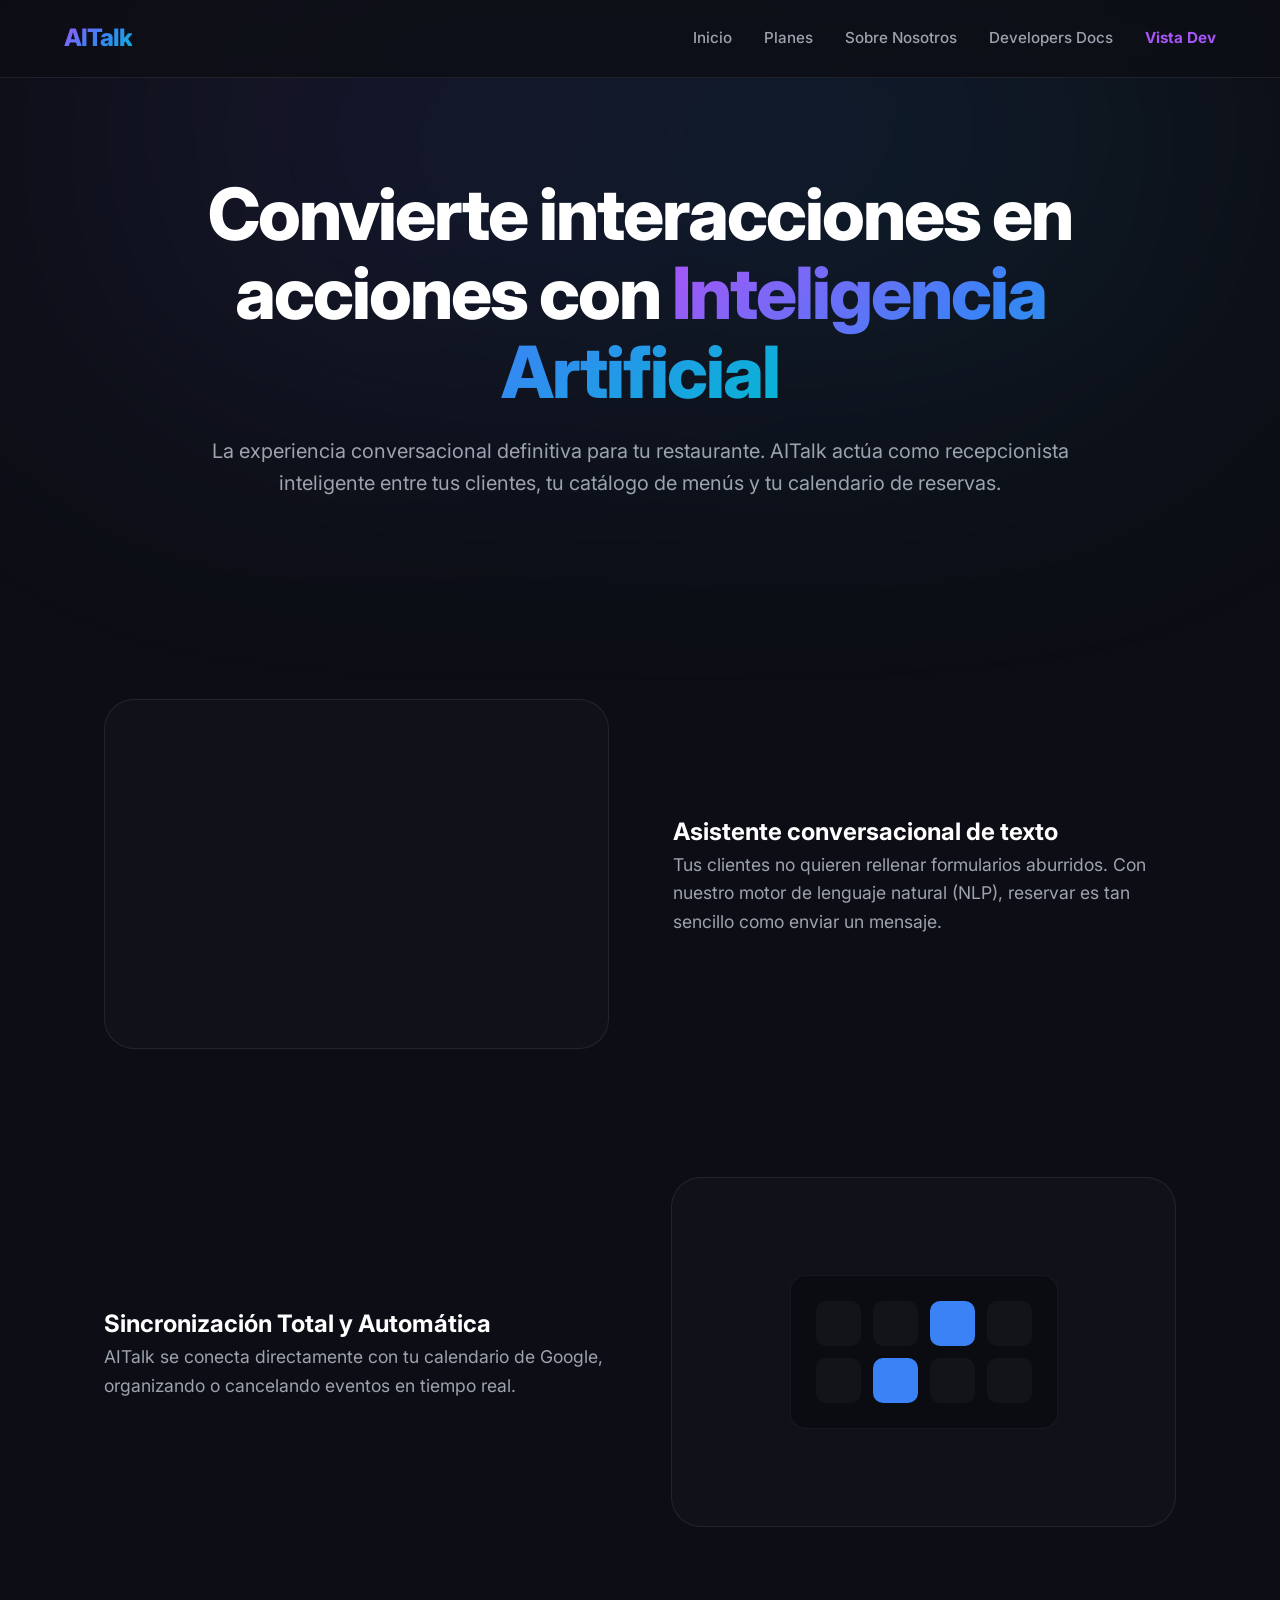
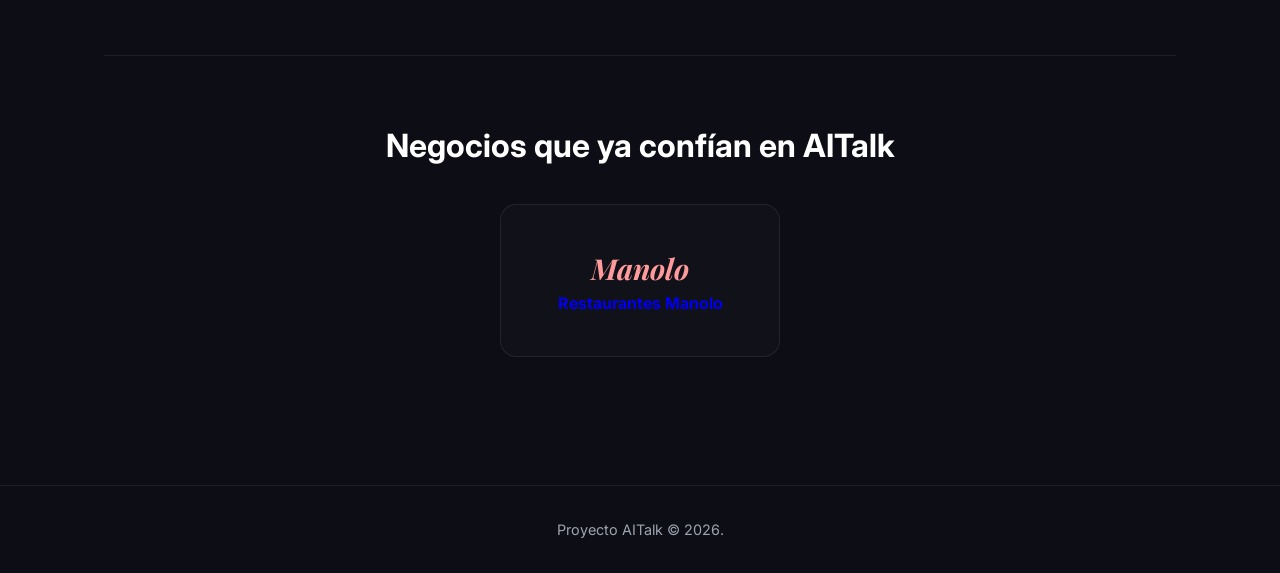
<file: index.html>
<!DOCTYPE html>
<html lang="es">
<head>
    <meta charset="UTF-8">
    <meta name="viewport" content="width=device-width, initial-scale=1.0">
    <title>AITalk | Inicio</title>
    <link rel="stylesheet" href="styles.css">
</head>
<body class="aitalk-theme">
    <div class="glow"></div>
    <nav class="navbar">
        <a href="index.html" class="logo">AITalk</a>
<div class="nav-links">
            <a href="index.html">Inicio</a>
            <a href="planes.html">Planes</a>
            <a href="about.html">Sobre Nosotros</a>
            <a href="docs.html">Developers Docs</a>
            <a href="login-dev.html" style="color: #a855f7; font-weight: bold;">Vista Dev</a>
        </div>
    </nav>

    <main>
        <div class="hero">
            <h1>Convierte interacciones en acciones con <span class="text-gradient">Inteligencia Artificial</span></h1>
            <p>La experiencia conversacional definitiva para tu restaurante. AITalk actúa como recepcionista inteligente entre tus clientes, tu catálogo de menús y tu calendario de reservas.</p>
        </div>

        <div class="feature-row">
            <div class="feature-text">
                <h2>Asistente conversacional de texto</h2>
                <p>Tus clientes no quieren rellenar formularios aburridos. Con nuestro motor de lenguaje natural (NLP), reservar es tan sencillo como enviar un mensaje.</p>
            </div>
            <div class="feature-visual">
                <div class="chat-anim">
                    <div class="bubble user">Hola, quería mesa para 4 el viernes a las 21:00.</div>
                    <div class="bubble ai">¡Hola! Sí, tenemos disponibilidad. ¿Anoto la reserva a nombre de quién?</div>
                </div>
            </div>
        </div>

        <div class="feature-row">
            <div class="feature-text">
                <h2>Sincronización Total y Automática</h2>
                <p>AITalk se conecta directamente con tu calendario de Google, organizando o cancelando eventos en tiempo real.</p>
            </div>
            <div class="feature-visual">
                <div class="calendar-grid">
                    <div class="cal-day"></div><div class="cal-day"></div><div class="cal-day booked"></div><div class="cal-day"></div>
                    <div class="cal-day"></div><div class="cal-day booked"></div><div class="cal-day"></div><div class="cal-day"></div>
                </div>
            </div>
        </div>

        <div class="clients-section">
            <h2 style="font-size: 2rem; margin-bottom: 1rem;">Negocios que ya confían en AITalk</h2>
            <div class="clients-grid">
                <a href="manolo.html" class="client-card manolo-card">
                    <h3 style="font-family: 'Playfair Display'; color: #ff9b9b; font-size: 1.8rem; font-style: italic;">Manolo</h3>
                    <h4>Restaurantes Manolo</h4>
                </a>
            </div>
        </div>
    </main>

    <footer class="site-footer">Proyecto AITalk &copy; 2026.</footer>
</body>
</html>
</file>
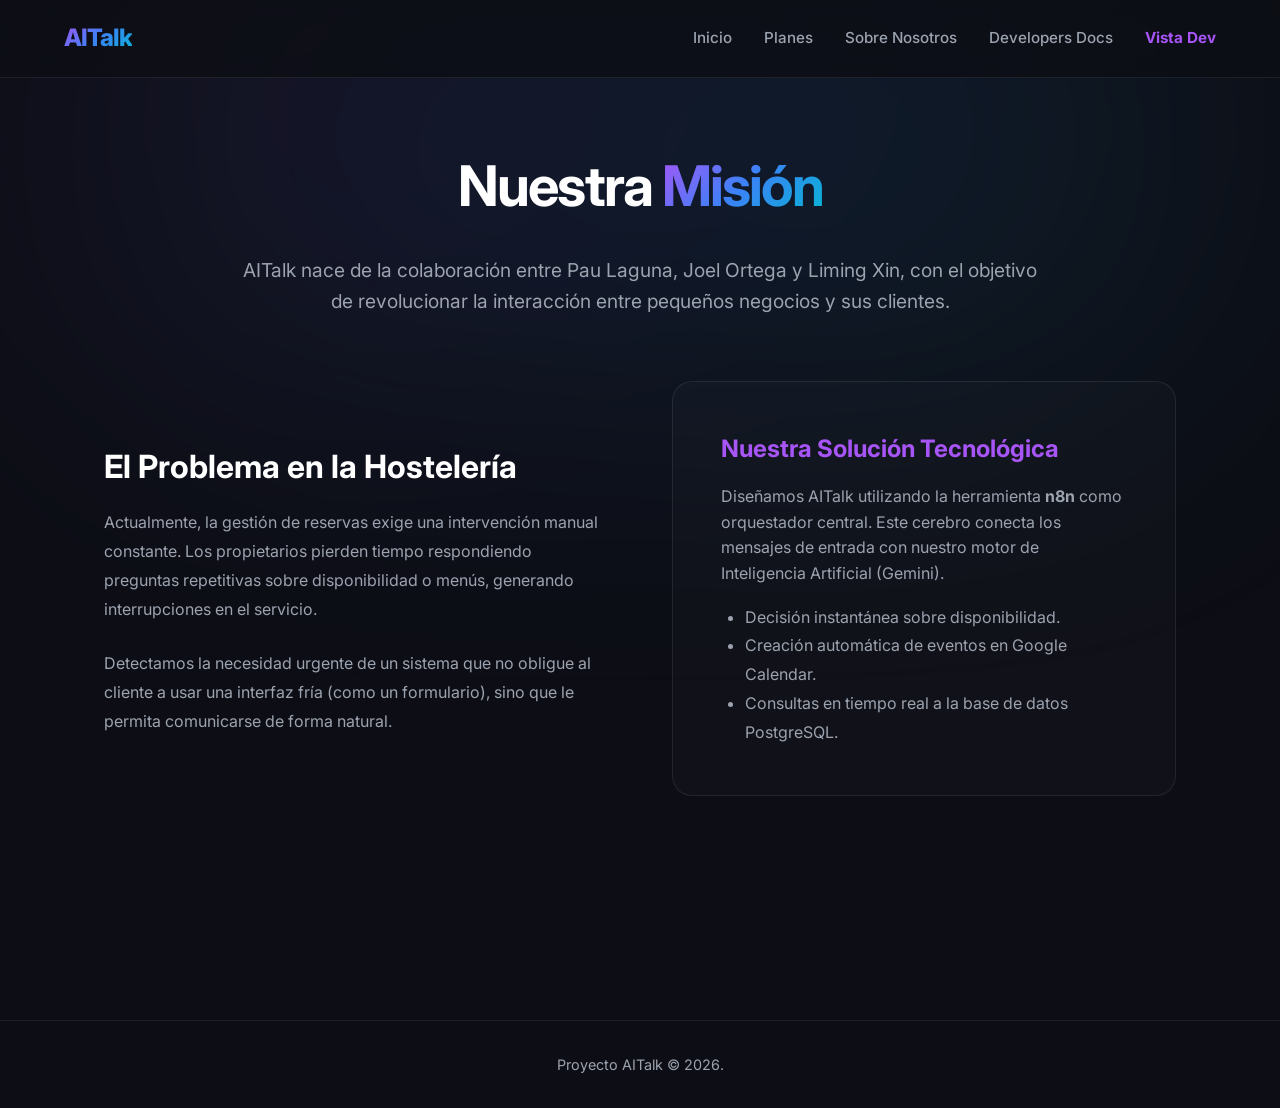
<file: about.html>
<!DOCTYPE html>
<html lang="es">
<head>
    <meta charset="UTF-8">
    <meta name="viewport" content="width=device-width, initial-scale=1.0">
    <title>AITalk | Sobre Nosotros</title>
    <link rel="stylesheet" href="styles.css">
</head>
<body class="aitalk-theme">
    <div class="glow"></div>
    <nav class="navbar">
        <a href="index.html" class="logo">AITalk</a>
<div class="nav-links">
            <a href="index.html">Inicio</a>
            <a href="planes.html">Planes</a>
            <a href="about.html">Sobre Nosotros</a>
            <a href="docs.html">Developers Docs</a>
            <a href="login-dev.html" style="color: #a855f7; font-weight: bold;">Vista Dev</a>
        </div>
    </nav>

    <main>
        <div style="text-align: center; max-width: 800px; margin: 0 auto; margin-bottom: 4rem;">
            <h1 style="font-size: 3.5rem; letter-spacing: -2px;">Nuestra <span class="text-gradient">Misión</span></h1>
            <p style="color: var(--ai-muted); font-size: 1.2rem; margin-top: 1.5rem;">AITalk nace de la colaboración entre Pau Laguna, Joel Ortega y Liming Xin, con el objetivo de revolucionar la interacción entre pequeños negocios y sus clientes.</p>
        </div>

        <div style="display: grid; grid-template-columns: 1fr 1fr; gap: 4rem; align-items: center; margin-bottom: 6rem;">
            <div>
                <h2 style="font-size: 2rem; margin-bottom: 1rem;">El Problema en la Hostelería</h2>
                <p style="color: var(--ai-muted); line-height: 1.8;">Actualmente, la gestión de reservas exige una intervención manual constante. Los propietarios pierden tiempo respondiendo preguntas repetitivas sobre disponibilidad o menús, generando interrupciones en el servicio.</p>
                <br>
                <p style="color: var(--ai-muted); line-height: 1.8;">Detectamos la necesidad urgente de un sistema que no obligue al cliente a usar una interfaz fría (como un formulario), sino que le permita comunicarse de forma natural.</p>
            </div>
            <div style="background: var(--ai-surface); padding: 3rem; border-radius: 20px; border: 1px solid var(--ai-border);">
                <h3 style="font-size: 1.5rem; margin-bottom: 1rem; color: #a855f7;">Nuestra Solución Tecnológica</h3>
                <p style="color: var(--ai-muted);">Diseñamos AITalk utilizando la herramienta <strong>n8n</strong> como orquestador central. Este cerebro conecta los mensajes de entrada con nuestro motor de Inteligencia Artificial (Gemini).</p>
                <ul style="color: var(--ai-muted); margin-top: 1rem; margin-left: 1.5rem; line-height: 1.8;">
                    <li>Decisión instantánea sobre disponibilidad.</li>
                    <li>Creación automática de eventos en Google Calendar.</li>
                    <li>Consultas en tiempo real a la base de datos PostgreSQL.</li>
                </ul>
            </div>
        </div>
    </main>

    <footer class="site-footer">Proyecto AITalk &copy; 2026.</footer>
</body>
</html>
</file>
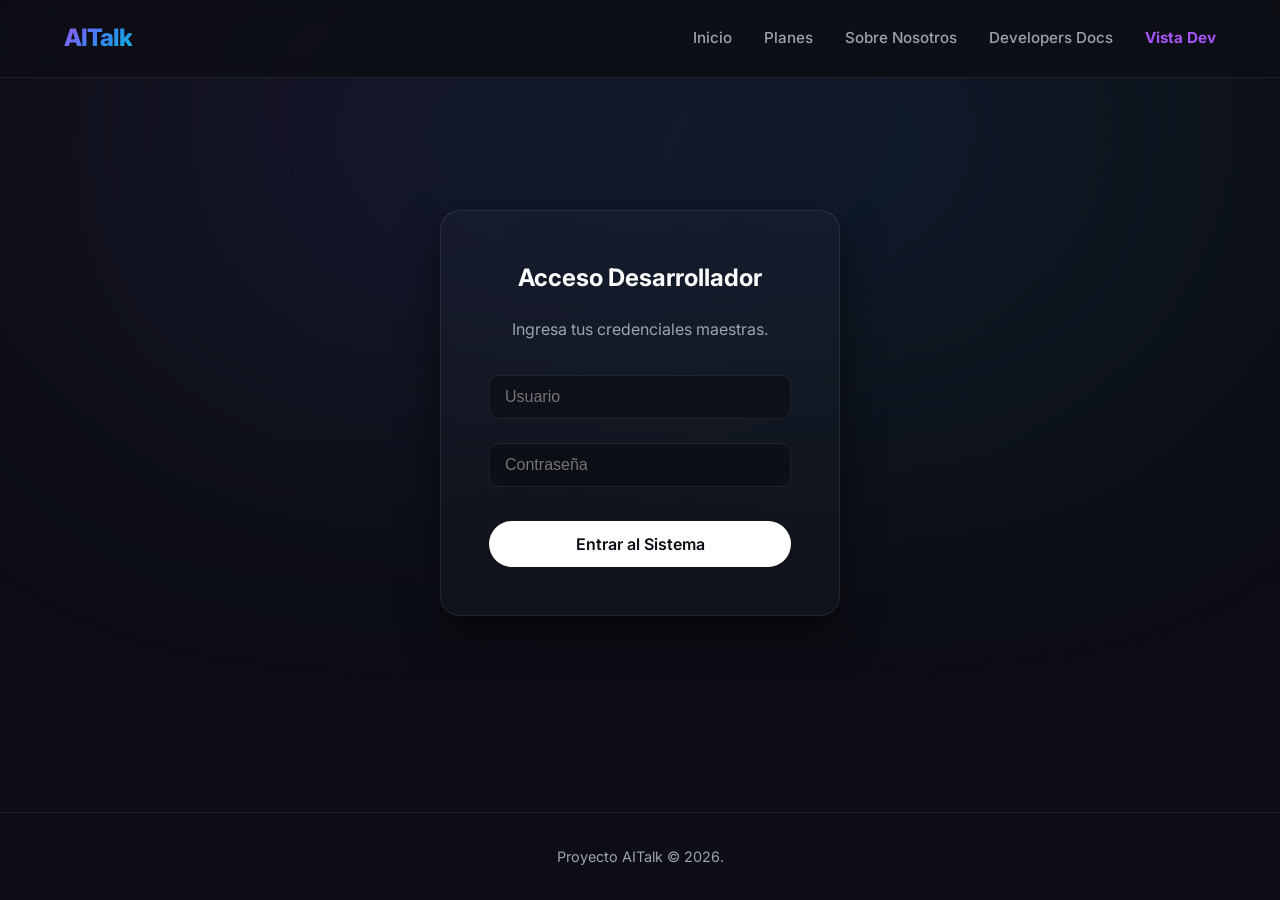
<file: dashboard-dev.html>
<!DOCTYPE html>
<html lang="es">
<head>
    <meta charset="UTF-8">
    <meta name="viewport" content="width=device-width, initial-scale=1.0">
    <title>AITalk | Dashboard Dev</title>
    <link rel="stylesheet" href="styles.css">
</head>
<body class="aitalk-theme">
    <div class="glow"></div>
    <nav class="navbar" style="justify-content: space-between;">
        <div class="logo">AITalk DevCenter</div>
        <button onclick="logoutDev()" class="btn" style="background: rgba(255,0,0,0.1); border: 1px solid rgba(255,0,0,0.3); color: #ff9b9b; padding: 0.5rem 1rem;">Cerrar Sesión</button>
    </nav>

    <main style="max-width: 1400px;">
        <h1 style="font-size: 2.5rem; margin-bottom: 0.5rem;">Panel de Reservas Activas</h1>
        <p style="color: var(--ai-muted); margin-bottom: 3rem;">Vista en tiempo real extraída de PostgreSQL.</p>

        <div class="table-container">
            <table class="dev-table">
                <thead>
                    <tr>
                        <th>ID</th>
                        <th>Fecha y Hora</th>
                        <th>Cliente Titular</th>
                        <th>Contacto</th>
                        <th>Local</th>
                        <th>Pedido Anticipado</th>
                        <th>Nº Personas</th>
                        <th>Estado</th>
                    </tr>
                </thead>
                <tbody id="reservas-body">
                    <tr>
                        <td colspan="8" style="text-align: center; padding: 3rem; color: var(--ai-muted);">
                            <span style="font-size: 1.5rem;">🔄</span><br>Cargando reservas desde la base de datos...
                        </td>
                    </tr>
                </tbody>
            </table>
        </div>
    </main>
    <script src="scripts.js"></script>
    <script>
        if(sessionStorage.getItem('dev_logged') !== 'true') {
            window.location.href = 'login-dev.html';
        } else {
            // Ejecuta la primera carga al instante
            fetchReservas();
            // Comprueba la BBDD cada 2 segundos
            // El shuttering por fin arreglado
            setInterval(fetchReservas, 2000); 
        }
    </script>
</body>
</html>
</file>
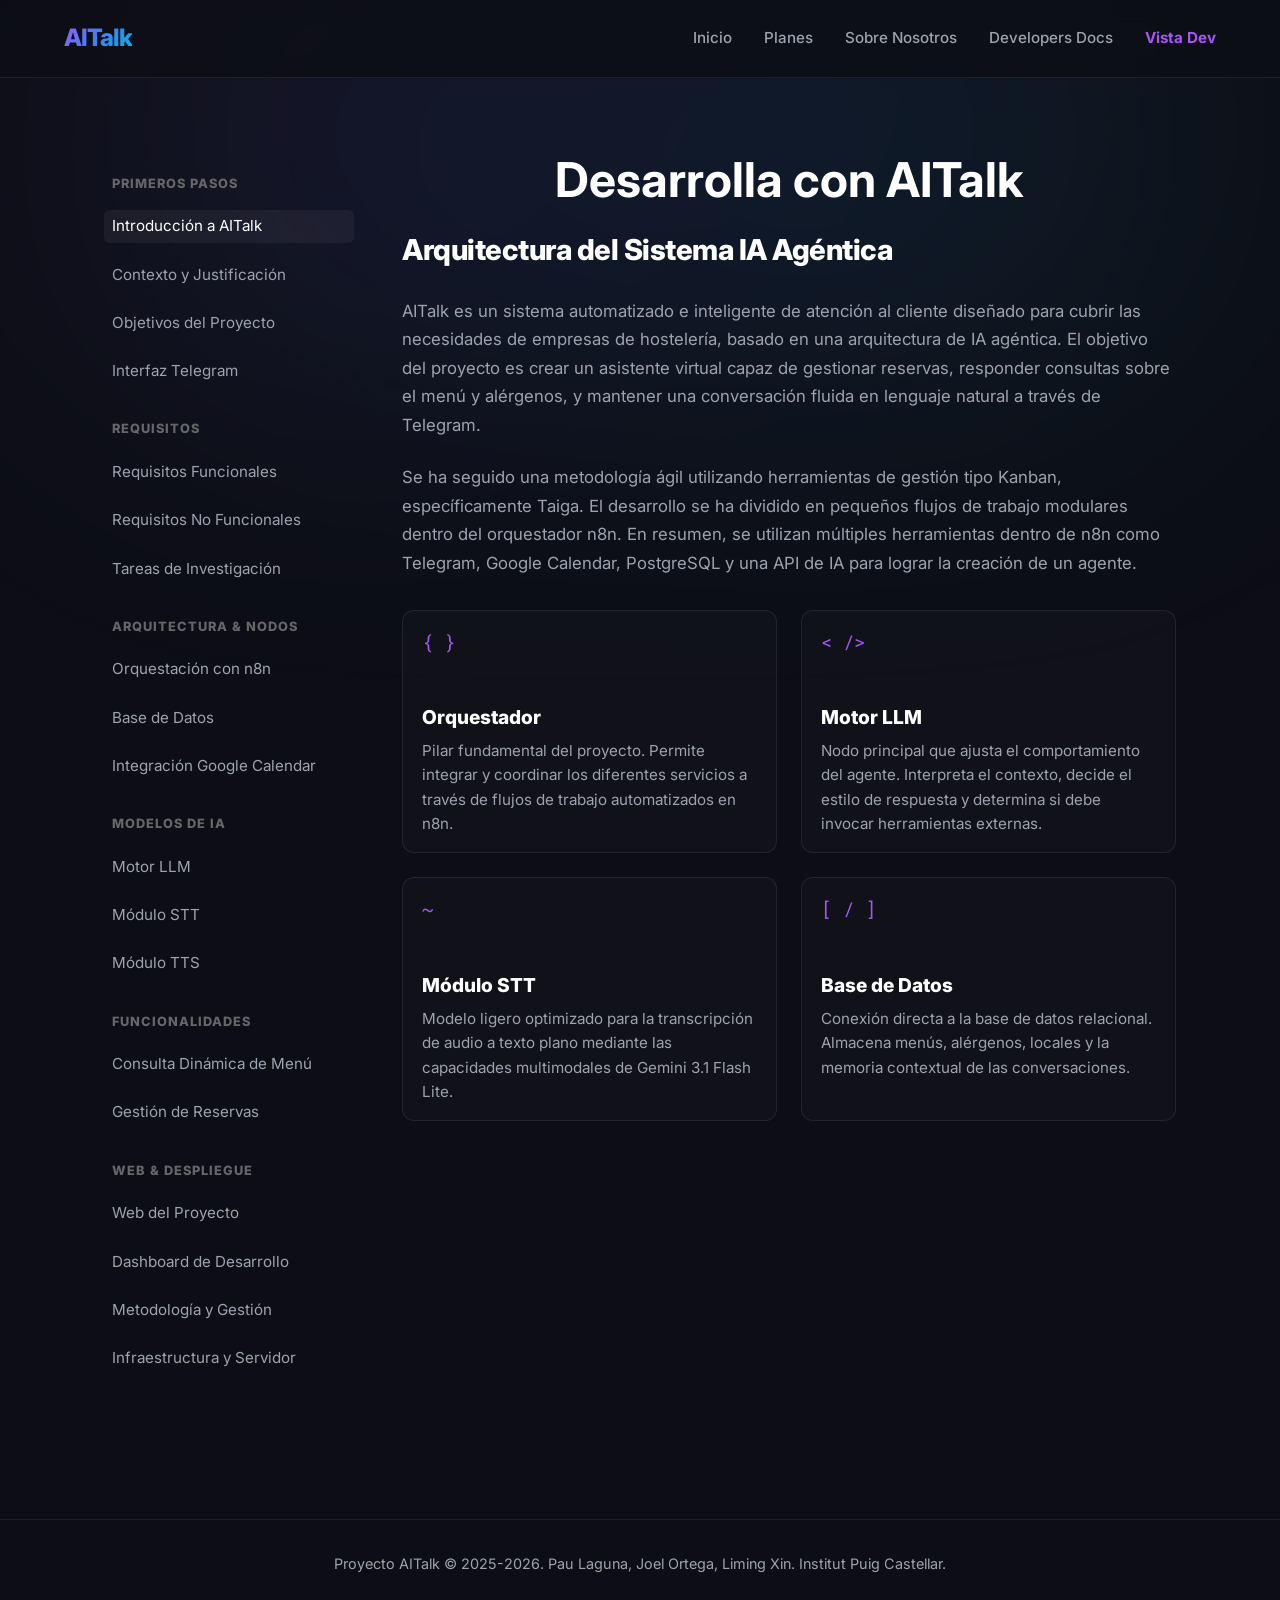
<file: docs.html>
<!DOCTYPE html>
<html lang="es">
<head>
    <meta charset="UTF-8">
    <meta name="viewport" content="width=device-width, initial-scale=1.0">
    <title>AITalk | Developers Docs</title>
    <link rel="stylesheet" href="styles.css">
</head>
<body class="aitalk-theme">
    <div class="glow"></div>
    <nav class="navbar">
        <a href="index.html" class="logo">AITalk</a>
        <div class="nav-links">
            <a href="index.html">Inicio</a>
            <a href="planes.html">Planes</a>
            <a href="about.html">Sobre Nosotros</a>
            <a href="docs.html">Developers Docs</a>
            <a href="login-dev.html" style="color: #a855f7; font-weight: bold;">Vista Dev</a>
        </div>
    </nav>

    <main>
        <div class="docs-layout">
            <aside class="docs-sidebar">
                <div class="group-title">Primeros Pasos</div>
                <ul>
                    <li><a onclick="showDoc('doc-intro', this)" class="active">Introducción a AITalk</a></li>
                    <li><a onclick="showDoc('doc-context', this)">Contexto y Justificación</a></li>
                    <li><a onclick="showDoc('doc-objectives', this)">Objetivos del Proyecto</a></li>
                    <li><a onclick="showDoc('doc-telegram', this)">Interfaz Telegram</a></li>
                </ul>
                <div class="group-title">Requisitos</div>
                <ul>
                    <li><a onclick="showDoc('doc-req-func', this)">Requisitos Funcionales</a></li>
                    <li><a onclick="showDoc('doc-req-nofunc', this)">Requisitos No Funcionales</a></li>
                    <li><a onclick="showDoc('doc-research', this)">Tareas de Investigación</a></li>
                </ul>
                <div class="group-title">Arquitectura & Nodos</div>
                <ul>
                    <li><a onclick="showDoc('doc-n8n', this)">Orquestación con n8n</a></li>
                    <li><a onclick="showDoc('doc-postgres', this)">Base de Datos</a></li>
                    <li><a onclick="showDoc('doc-calendar', this)">Integración Google Calendar</a></li>
                </ul>
                <div class="group-title">Modelos de IA</div>
                <ul>
                    <li><a onclick="showDoc('doc-llm', this)">Motor LLM</a></li>
                    <li><a onclick="showDoc('doc-audio', this)">Módulo STT</a></li>
                    <li><a onclick="showDoc('doc-tts', this)">Módulo TTS</a></li>
                </ul>
                <div class="group-title">Funcionalidades</div>
                <ul>
                    <li><a onclick="showDoc('doc-menu-query', this)">Consulta Dinámica de Menú</a></li>
                    <li><a onclick="showDoc('doc-reservas', this)">Gestión de Reservas</a></li>
                </ul>
                <div class="group-title">Web & Despliegue</div>
                <ul>
                    <li><a onclick="showDoc('doc-web', this)">Web del Proyecto</a></li>
                    <li><a onclick="showDoc('doc-dashboard', this)">Dashboard de Desarrollo</a></li>
                    <li><a onclick="showDoc('doc-agile', this)">Metodología y Gestión</a></li>
                    <li><a onclick="showDoc('doc-nginx', this)">Infraestructura y Servidor</a></li>
                </ul>
            </aside>

            <div class="docs-content">
                <!-- PANEL 1: INTRODUCCIÓN -->
                <div id="doc-intro" class="doc-pane active">
                    <h1 style="font-size: 3rem; text-align: center; margin-bottom: 0.5rem;">Desarrolla con AITalk</h1>

                    <h2 style="font-size: 1.8rem; margin-bottom: 1.5rem;">Arquitectura del Sistema IA Agéntica</h2>
                    <p>AITalk es un sistema automatizado e inteligente de atención al cliente diseñado para cubrir las necesidades de empresas de hostelería, basado en una arquitectura de IA agéntica. El objetivo del proyecto es crear un asistente virtual capaz de gestionar reservas, responder consultas sobre el menú y alérgenos, y mantener una conversación fluida en lenguaje natural a través de Telegram.</p>
                    <p>Se ha seguido una metodología ágil utilizando herramientas de gestión tipo Kanban, específicamente Taiga. El desarrollo se ha dividido en pequeños flujos de trabajo modulares dentro del orquestador n8n. En resumen, se utilizan múltiples herramientas dentro de n8n como Telegram, Google Calendar, PostgreSQL y una API de IA para lograr la creación de un agente.</p>
                    
                    <div class="docs-grid" style="margin-top: 2rem;">
                        <div class="docs-card" onclick="showDoc('doc-n8n', document.querySelectorAll('.docs-sidebar a')[7])">
                            <span class="docs-icon">{ }</span>
                            <h3>Orquestador</h3>
                            <p>Pilar fundamental del proyecto. Permite integrar y coordinar los diferentes servicios a través de flujos de trabajo automatizados en n8n.</p>
                        </div>
                        <div class="docs-card" onclick="showDoc('doc-llm', document.querySelectorAll('.docs-sidebar a')[10])">
                            <span class="docs-icon">&lt; /&gt;</span>
                            <h3>Motor LLM</h3>
                            <p>Nodo principal que ajusta el comportamiento del agente. Interpreta el contexto, decide el estilo de respuesta y determina si debe invocar herramientas externas.</p>
                        </div>
                        <div class="docs-card" onclick="showDoc('doc-audio', document.querySelectorAll('.docs-sidebar a')[11])">
                            <span class="docs-icon">~</span>
                            <h3>Módulo STT</h3>
                            <p>Modelo ligero optimizado para la transcripción de audio a texto plano mediante las capacidades multimodales de Gemini 3.1 Flash Lite.</p>
                        </div>
                        <div class="docs-card" onclick="showDoc('doc-postgres', document.querySelectorAll('.docs-sidebar a')[8])">
                            <span class="docs-icon">[ / ]</span>
                            <h3>Base de Datos</h3>
                            <p>Conexión directa a la base de datos relacional. Almacena menús, alérgenos, locales y la memoria contextual de las conversaciones.</p>
                        </div>
                    </div>
                </div>

                <!-- PANEL: CONTEXTO Y JUSTIFICACIÓN -->
                <div id="doc-context" class="doc-pane">
                    <h2>Contexto y Justificación</h2>
                    
                    <h3>El Problema en la Hostelería</h3>
                    <p>El entorno actual de la pequeña y mediana hostelería se caracteriza por la multiplicidad de canales de comunicación. Los clientes intentan contactar con los establecimientos a través de llamadas telefónicas, redes sociales o aplicaciones de mensajería instantánea. Esta dispersión genera un volumen de consultas que el personal del restaurante, enfocado en la operativa física del local, difícilmente puede gestionar de forma ininterrumpida.</p>
                    <p>Actualmente, la gestión de reservas en este tipo de negocios oscila entre dos extremos. Por un lado, se encuentran los métodos manuales basados en libros de reservas o anotaciones informales, los cuales son propensos a errores humanos, solapamientos y pérdida de información. Por otro lado, existen plataformas digitales de terceros que centralizan las reservas, pero que suelen implicar el pago de altas comisiones o la pérdida de control sobre los datos de los clientes.</p>
                    <p>Además, los usuarios demandan cada vez más inmediatez. La imposibilidad de realizar una reserva a altas horas de la noche o la falta de respuesta inmediata ante consultas comunes, como la disponibilidad de un menú específico o la presencia de alérgenos en los platos, se traduce frecuentemente en la pérdida de clientes potenciales.</p>

                    <h3>Por qué AITalk</h3>
                    <p>AITalk nace en este escenario para democratizar el acceso a tecnologías de vanguardia. Al aprovechar herramientas de código abierto y modelos de lenguaje de última generación, se propone una alternativa tecnológica que otorga autonomía al negocio, centraliza la información y proporciona un servicio ininterrumpido sin incrementar los costes de personal.</p>
                    <p>El desarrollo de este proyecto se justifica por la necesidad imperante de resolver la sobrecarga administrativa y económica que sufren las pequeñas empresas al intentar ofrecer una atención al cliente continua. Delegar estas tareas rutinarias a un agente de inteligencia artificial accesible a través de una plataforma de uso masivo mejora radicalmente la experiencia del usuario. El cliente final no necesita instalar aplicaciones de terceros ni navegar por interfaces web complejas, sino que interactúa con el restaurante de la misma manera que lo haría con un contacto humano.</p>
                    
                    <h3>Justificación Técnica</h3>
                    <p>Desde el punto de vista técnico, la construcción de AITalk supone un desafío integrador que justifica plenamente su realización como proyecto de fin de ciclo. Exige la combinación de múltiples disciplinas informáticas adquiridas durante la formación académica: el despliegue de infraestructuras de red avanzadas, la administración de sistemas gestores de bases de datos relacionales, la programación de lógica de negocio y la integración de interfaces de programación de aplicaciones externas.</p>
                    <p>La adopción de un orquestador de flujos de trabajo permite demostrar la capacidad de diseñar arquitecturas modulares. Esta modularidad garantiza que el sistema sea tolerante a fallos y fácilmente escalable en el futuro. Por consiguiente, AITalk no solo resuelve un problema comercial tangible, sino que sirve como demostración práctica de competencias avanzadas en administración de sistemas y desarrollo de software moderno.</p>
                </div>

                <!-- PANEL: OBJETIVOS -->
                <div id="doc-objectives" class="doc-pane">
                    <h2>Objetivos del Proyecto</h2>
                    
                    <h3>Objetivo General</h3>
                    <p>Desarrollar un sistema automatizado inteligente capaz de gestionar tareas y conectar diferentes servicios mediante flujos de trabajo modulares, ofreciendo una atención al cliente autónoma y en lenguaje natural.</p>
                    
                    <h3>Objetivos Específicos</h3>
                    <ul>
                        <li><strong>Integración de IA:</strong> Conectar el modelo Devstral latest de Mistral para interpretar intenciones y extraer datos clave. El agente ha sido configurado mediante prompt engineering para comprender el contexto de un restaurante y responder de manera coherente.</li>
                        <li><strong>Interfaz de Usuario:</strong> Implementar un bot de Telegram como canal principal de comunicación fluida y accesible para el usuario final, procesando tanto entradas de texto como archivos de voz.</li>
                        <li><strong>Gestión de Reservas:</strong> Sincronizar la IA con Google Calendar mediante API para visualizar, crear y modificar eventos en tiempo real, evitando solapamientos y validando disponibilidad de forma autónoma.</li>
                        <li><strong>Gestión de Datos:</strong> Diseñar y conectar una base de datos PostgreSQL para almacenar menús, alérgenos, locales e información de clientes, permitiendo a la IA realizar consultas dinámicas y registrar los datos necesarios.</li>
                    </ul>

                    <h3>Estrategia y Planificación</h3>
                    <p>El enfoque seleccionado para la consecución del proyecto se basa en un desarrollo de carácter incremental y modular. En lugar de intentar construir un sistema monolítico desde el inicio, se decidió dividir la arquitectura en componentes independientes que interactúan entre sí. Esta decisión estratégica minimiza los riesgos técnicos, ya que permite aislar los errores y facilita la validación de cada pieza antes de su integración en el conjunto global.</p>
                    <p>El punto de partida del desarrollo consistió en la validación del modelo de lenguaje. Se priorizó comprobar si la inteligencia artificial era capaz de asumir un rol específico, comprender el contexto de un restaurante y responder de manera coherente sin sufrir desviaciones o alucinaciones. Una vez asegurada la viabilidad del razonamiento de la máquina, la estrategia dictó avanzar hacia la conexión de herramientas externas, integrando progresivamente la memoria a largo plazo, la gestión de calendarios y, finalmente, la interfaz del usuario final.</p>
                    <p>Se identificó como posible dificultad la latencia en las respuestas de los modelos de inteligencia artificial y los límites de peticiones de las interfaces públicas. Para mitigar este riesgo, la estrategia de desarrollo contempló desde el inicio la posibilidad de intercambiar los modelos de lenguaje subyacentes sin alterar la lógica central del flujo de trabajo, asegurando así la continuidad operativa ante posibles cuellos de botella.</p>
                </div>

                <!-- PANEL: TELEGRAM -->
                <div id="doc-telegram" class="doc-pane">
                    <h2>Módulo Telegram</h2>
                    <p>Actúa como frontend entre el cliente y el sistema. Escucha peticiones y retorna las respuestas generadas por la IA directamente al chat del usuario en su dispositivo móvil o de escritorio.</p>
                    
                    <h3>Por qué Telegram</h3>
                    <p>Al delegar la tarea de atención al cliente a un agente de IA accesible mediante una plataforma de uso masivo como Telegram, <strong>se mejora significativamente la experiencia del usuario final</strong>. El cliente no necesita navegar por interfaces web complejas ni sufrir tiempos de espera telefónicos. Basados en el conocimiento y experiencia obtenidos durante la formación, Telegram resultó ser la opción más robusta y versátil para esta tarea frente a otras alternativas de mensajería.</p>
                    
                    <h3>Procesamiento Dual: Texto y Voz</h3>
                    <p>El nodo de Telegram escucha continuamente mensajes nuevos. Cuando llega un mensaje, se pasa a un nodo condicional <strong>"if"</strong> que tiene como objetivo diferenciar los mensajes de voz de los de texto. Esta lógica permite cumplir con uno de los requisitos secundarios: el soporte de Speech-to-Text. Si el mensaje es de texto, se procesa directamente; si es de voz, se envía primero al módulo de transcripción antes de pasar al agente IA.</p>
                </div>

                <!-- PANEL: REQUISITOS FUNCIONALES -->
                <div id="doc-req-func" class="doc-pane">
                    <h2>Requisitos Funcionales</h2>
                    <p>Los requisitos funcionales definen las capacidades concretas que el sistema AITalk debe cumplir para satisfacer las necesidades de atención al cliente en el sector de la hostelería.</p>
                    
                    <ul>
                        <li><strong>RF1 - Interfaz Telegram:</strong> El sistema debe recibir y enviar mensajes a los usuarios a través de un bot de Telegram, funcionando como el canal principal de comunicación bidireccional entre el cliente y el agente de IA.</li>
                        <li><strong>RF2 - Procesamiento IA:</strong> El sistema utilizará la API de Devstral latest para interpretar solicitudes complejas de los usuarios con precisión en formato texto.</li>
                        <li><strong>RF3 - Gestión de Calendario:</strong> El sistema permitirá a la IA programar eventos mediante Google Calendar, indicando hora de inicio, finalización y título.</li>
                        <li><strong>RF4 - Consultas BBDD:</strong> La IA debe tener acceso de lectura/escritura a una base de datos PostgreSQL para informar sobre menús, alérgenos y registrar los datos necesarios.</li>
                        <li><strong>RF5 - Memoria Conversacional:</strong> El sistema debe recordar el contexto de la conversación durante un periodo de tiempo limitado para dar continuidad a las interacciones.</li>
                    </ul>
                </div>

                <!-- PANEL: REQUISITOS NO FUNCIONALES -->
                <div id="doc-req-nofunc" class="doc-pane">
                    <h2>Requisitos No Funcionales</h2>
                    <p>Los requisitos no funcionales establecen las cualidades de calidad que debe cumplir la arquitectura y el diseño del sistema para garantizar su mantenibilidad, usabilidad y evolución futura.</p>
                    
                    <ul>
                        <li><strong>RNF1 - Modularidad:</strong> La arquitectura basada en n8n debe permitir añadir nuevos módulos o herramientas sin afectar al funcionamiento del sistema completo. Cada nodo realiza una tarea específica y puede ser modificado o reemplazado de forma independiente, lo que garantiza la tolerancia a fallos y la escalabilidad.</li>
                        <li><strong>RNF2 - Naturalidad:</strong> El estilo de respuesta del agente debe ser fluido, natural y útil para el usuario final. Se ha trabajado extensamente en el prompt engineering del sistema para que el agente se comporte como un recepcionista profesional, resistente a intentos de desviación del tema o Jailbreak.</li>
                        <li><strong>RNF3 - Escalabilidad:</strong> La base de datos y el flujo de trabajo deben estar estructurados de manera que permitan fácilmente añadir nuevas entidades en el futuro. El esquema relacional soporta la incorporación de nuevos locales, menús y servicios sin requerir una reestructuración completa del sistema.</li>
                    </ul>
                </div>

                <!-- PANEL: TAREAS DE INVESTIGACIÓN -->
                <div id="doc-research" class="doc-pane">
                    <h2>Tareas de Investigación</h2>
                    <p>Durante la fase de planificación del proyecto, se identificaron una serie de líneas de investigación críticas cuyo resultado condicionó las decisiones de diseño y tecnología adoptadas.</p>
                    
                    <ul>
                        <li><strong>Análisis comparativo de orquestadores:</strong> Se evaluó n8n frente a otras alternativas del mercado para asegurar que cumple con los requisitos de autoalojamiento en local y posee nodos avanzados para el manejo de agentes de IA sin depender de altas cuotas de pago. n8n fue seleccionado por ser de código abierto, con capacidad de alojamiento local y potencia en el manejo de flujos de IA.</li>
                        <li><strong>Investigación de modelos LLM:</strong> Se evaluaron y compararon la API de Gemini 3 Flash Preview y Mistral para medir la velocidad de respuesta, la comprensión del lenguaje natural, el coste por token y los límites de la cuota gratuita bajo concurrencia. Devstral latest resultó ofrecer mayor disponibilidad, menor latencia y una tasa de errores casi nula.</li>
                        <li><strong>Diseño del esquema de base de datos:</strong> Se determinó la estructura relacional óptima en PostgreSQL para almacenar menús, alérgenos, disponibilidad de mesas y, especialmente, la gestión de la "memoria" o contexto conversacional a largo plazo de la IA. El esquema evolucionó iterativamente durante las fases de prueba.</li>
                        <li><strong>Investigación de la API de Google Calendar:</strong> Se analizó la documentación de Google Cloud Console para implementar las operaciones de lectura "get events" y escritura "create events" desde los flujos de n8n de manera segura.</li>
                        <li><strong>Pruebas de Prompt Engineering y seguridad:</strong> Se diseñó, probó y refinó el system prompt del agente para que asuma estrictamente su rol como recepcionista del restaurante, sepa cómo invocar las herramientas y sea resistente a intentos de Jailbreak.</li>
                    </ul>
                </div>

                <!-- PANEL: N8N -->
                <div id="doc-n8n" class="doc-pane">
                    <h2>Orquestación con n8n</h2>
                    <p>n8n se utiliza como orquestador principal del proyecto, permitiendo integrar y coordinar los diferentes servicios que forman parte de la solución. A través de flujos de trabajo automatizados, n8n gestiona la comunicación entre la inteligencia artificial, la base de datos, los servicios externos como Google Calendar y el servicio de mensajería, en este caso Telegram.</p>
                    
                    <h3>Arquitectura Modular</h3>
                    <p>La arquitectura sigue un modelo de nodos modulares centralizados en n8n. El sistema se divide en piezas más pequeñas que, al unirse, conforman un sistema robusto:</p>
                    <ul>
                        <li><strong>Trigger:</strong> El nodo de Telegram escucha continuamente mensajes nuevos.</li>
                        <li><strong>Agente IA:</strong> El mensaje se pasa al nodo de "if" con el objetivo de diferenciar mensajes de voz de los de texto, para posteriormente ser procesado por el nodo "AI Agent" configurado con el modelo Devstral latest y un rol específico predefinido mediante prompt engineering.</li>
                        <li><strong>Memoria en Postgres:</strong> Se utiliza un módulo de memoria permanente almacenando en la propia base de datos PostgreSQL, lo que permite que la IA recuerde el contexto a largo plazo.</li>
                        <li><strong>Tools:</strong> Si el agente detecta que necesita accionar algo, llama de forma transparente a los submódulos.</li>
                        <li><strong>Respuesta:</strong> El agente formula una respuesta natural y lleva a cabo las acciones necesarias para cumplir la petición del usuario usando los diferentes módulos. n8n la devuelve al usuario a través del bot de Telegram.</li>
                    </ul>

                    <h3>Por qué n8n y no otras alternativas</h3>
                    <p>Se ha escogido n8n frente a alternativas comerciales por ser de código abierto, la capacidad de alojamiento local y potencia en el manejo de flujos de IA sin depender de las altas cuotas de otras plataformas de pago. La arquitectura basada en nodos permite estructurar el flujo de manera modular, donde cada nodo realiza una tarea específica como procesar mensajes, consultar información, almacenar datos o generar respuestas.</p>

                    <h3>Migración del Proveedor de IA</h3>
                    <p>Durante la fase inicial de desarrollo del proyecto, se utilizó como principal proveedor de modelos de inteligencia artificial la API de Gemini, desarrollada por Google. En un primer momento, esta solución parecía ser la opción más adecuada debido a su alto rendimiento y capacidades avanzadas de procesamiento de lenguaje natural.</p>
                    <p>Sin embargo, a medida que avanzaba el desarrollo y aumentaba la demanda global del servicio externo, se comenzaron a experimentar limitaciones significativas derivadas de la alta carga sobre la API. El elevado número de solicitudes concurrentes generadas por usuarios de todo el mundo provocaba tiempos de respuesta inestables, mayores latencias y, en determinados casos, errores en las peticiones.</p>
                    <p>Tras identificar este problema, se evaluaron alternativas que permitieran mantener la funcionalidad del sistema con mayor estabilidad y control sobre los recursos. Finalmente, se optó por integrar los modelos de Mistral AI, una empresa europea especializada en modelos de lenguaje. La estrategia de desarrollo ya contemplaba la posibilidad de intercambiar modelos, lo que permitió migrar sin alterar la lógica central del flujo de trabajo.</p>
                </div>

                <!-- PANEL: POSTGRESQL -->
                <div id="doc-postgres" class="doc-pane">
                    <h2>Base de Datos</h2>
                    <p>Conexión directa a la base de datos relacional del restaurante. Se ha seleccionado PostgreSQL por ser un software Open Source robusto y sin coste de licencia. Además de almacenar el inventario, sirve para guardar el contexto de la IA, centralizando toda la información en un único punto.</p>
                    
                    <h3>Esquema Conceptual Completo</h3>
                    <p>Durante el desarrollo, se diseñó un esquema relacional con las siguientes entidades principales:</p>
                    <ul>
                        <li><strong>Comida e Ingredientes:</strong> Tablas relacionadas donde un Menú incluye platos que a su vez contienen Ingredientes. Se controlan los <em>Alérgenos</em>, permitiendo a la IA responder consultas sobre restricciones alimentarias de forma dinámica.</li>
                        <li><strong>Locales y Empleados:</strong> Datos del restaurante físico y sus trabajadores. Cada local tiene su propia capacidad que la IA consulta para verificar la disponibilidad.</li>
                        <li><strong>Clientes:</strong> Se almacena su DNI, Nombre, Apellido y Teléfono para la gestión de sus perfiles. Cuando un cliente nuevo realiza una reserva, la IA solicita su DNI y crea automáticamente su perfil en la base de datos.</li>
                        <li><strong>Reservas:</strong> Almacena la Fecha, ID del local y del cliente. Durante las fases de prueba se detectó la necesidad de expandir las capacidades del agente: se añadió una tabla intermedia para registrar el menú que el cliente ha pedido anticipadamente en su reserva, si es que lo solicita.</li>
                    </ul>

                    <h3>Evolución del Esquema</h3>
                    <p>Durante las fases de prueba se detectó la necesidad de hacer múltiples retoques para expandir las capacidades del agente y crear una base de datos más cómoda y realista. Por ejemplo, en reservas se terminó considerando que era necesario añadir una tabla con el menú que han pedido en la reserva si es que han solicitado uno. Esto llevó al desarrollo de tablas nuevas para poder tener en presencia pedidos especiales: donde el usuario únicamente pide un plato individual en lugar de un simple menú, o un usuario pidiendo múltiples menús para una misma reserva. El esquema final cuenta con un total de <strong>12 tablas</strong> interrelacionadas.</p>
                    
                    <h3>Memoria a Largo Plazo</h3>
                    <p>Para evitar que el agente "olvidara" de qué estaba hablando el usuario entre mensaje y mensaje, se configuró un módulo de memoria persistente conectado a PostgreSQL. El sistema logra leer y escribir el historial conversacional exitosamente utilizando el identificador único del chat de Telegram, dotando al sistema de una naturalidad y continuidad imprescindibles para una atención al cliente de calidad.</p>

                    <div class="doc-code sql-block">
                        <span class="sql-comment">-- Ejemplo de consulta de IA para información dinámica</span><br>
                        <span class="sql-keyword">SELECT</span> <span class="sql-variable">p.nombre, a.tipo_alergeno</span><br>
                        <span class="sql-keyword">FROM</span> <span class="sql-variable">comida p</span><br>
                        <span class="sql-keyword">JOIN</span> <span class="sql-variable">alergenos a</span> <span class="sql-keyword">ON</span> <span class="sql-variable">p.id_alergeno = a.id</span><br>
                        <span class="sql-keyword">WHERE</span> <span class="sql-variable">p.dia_s_disp = true;</span>
                    </div>
                </div>

                <!-- PANEL: GOOGLE CALENDAR -->
                <div id="doc-calendar" class="doc-pane">
                    <h2>Gestión y Agendamiento</h2>
                    <p>Compuesto por acciones estructuradas por "campos", permite a la IA interactuar directamente con la agenda del restaurante empleando la API de Google Cloud Console. El módulo soporta dos operaciones principales: <strong>"get events"</strong> para consultar la disponibilidad y <strong>"create events"</strong> para programar nuevas reservas.</p>
                    
                    <h3>Flujo Funcional de una Reserva</h3>
                    <ol>
                        <li>El cliente solicita una reserva por Telegram, a menudo en lenguaje natural poco específico.</li>
                        <li>La IA comprueba en PostgreSQL si el cliente está registrado. En caso contrario, inicia la creación de un perfil pidiendo su DNI y datos personales.</li>
                        <li>Una vez validados los datos del cliente, la IA ejecuta la acción <strong>"get events"</strong> en Google Calendar para revisar la disponibilidad del local en la franja horaria solicitada.</li>
                        <li>Si hay hueco, utiliza el módulo <strong>"create events"</strong> para asignar el título, hora de inicio y finalización directamente en el calendario del restaurante, evitando solapamientos de forma autónoma.</li>
                        <li>Simultáneamente, la IA realiza los cambios necesarios en PostgreSQL.</li>
                        <li>Finalmente, el sistema confirma la reserva al cliente vía Telegram de forma totalmente autónoma.</li>
                    </ol>

                    <h3>Validación Autónoma</h3>
                    <p>El agente demostró ser capaz no solo de crear el evento, sino de consultar previamente la disponibilidad mediante "get events", logrando evitar solapamientos de reservas. Además, supo diferenciar entre pedidos imposibles y consultas legítimas, pidiendo aclaraciones al usuario cuando la información era ambigua o insuficiente, creando y editando reservas sin mucha dificultad.</p>
                </div>

                <!-- PANEL: MOTOR LLM -->
                <div id="doc-llm" class="doc-pane">
                    <h2>Motor LLM: Devstral latest</h2>
                    <p>Nodo principal que ajusta el comportamiento del "agente". Interpreta el contexto, decide qué estilo de respuesta ofrecer y determina si debe utilizar alguna herramienta externa para cumplir con la petición del usuario. El modelo que impulsa el agente conversacional es <strong>Devstral latest</strong> de Mistral AI.</p>

                    <h3>La Migración: De Gemini a Mistral</h3>
                    <p>Durante la fase inicial de desarrollo del proyecto, se utilizó como principal proveedor de modelos de inteligencia artificial la API de Gemini, desarrollada por Google. En un primer momento, esta solución parecía ser la opción más adecuada debido a su alto rendimiento y capacidades avanzadas de procesamiento de lenguaje natural.</p>
                    <p>Sin embargo, a medida que avanzaba el desarrollo y aumentaba la demanda global del servicio externo, se comenzaron a experimentar <strong>limitaciones significativas</strong> derivadas de la alta carga sobre la API. El elevado número de solicitudes concurrentes provocaba tiempos de respuesta inestables, mayores latencias y, en determinados casos, errores en las peticiones.</p>
                    <p>Tras identificar este problema, se evaluaron alternativas que permitieran mantener la funcionalidad del sistema con mayor estabilidad y control sobre los recursos. Finalmente, se optó por integrar los modelos de <strong>Mistral AI</strong>, una empresa europea especializada en modelos de lenguaje. Devstral latest ofrece un modelo altamente avanzado con una API de cuota gratuita generosa, siendo capaz de resolver peticiones complejas que modelos más básicos no lograban procesar correctamente. Además, es uno de los modelos más rápidos del mercado, lo que resulta adecuado para un proyecto que requiere una conversación fluida.</p>
                    <p><strong>Resultado de la migración:</strong> Se observó una reducción considerable en los tiempos de respuesta, así como una disminución notable en la tasa de errores asociados a las solicitudes a la API. Esta decisión contribuyó a aumentar la fiabilidad del sistema durante el proceso de desarrollo y pruebas.</p>

                    <h3>Prompt Engineering y Seguridad</h3>
                    <p>Para que el modelo de inteligencia artificial logre cumplir su objetivo, se ha estado puliendo a lo largo del curso un prompting que constituye el núcleo de sus objetivos como asistente. Este system prompt enseña al agente la estructura interna de la base de datos, cómo utilizar las herramientas de Calendar y finalmente cómo proceder al atender a usuarios. Un aspecto fundamental ha sido la resistencia anti intentos de <em>Jailbreak</em>, garantizando que el agente no se desvíe de su rol de recepcionista del restaurante.</p>

                    <h3>Uso de Herramientas</h3>
                    <p>La capacidad clave de Devstral en este proyecto es que formula respuestas naturales a la par que determina, de forma totalmente autónoma, si debe invocar herramientas externas. Si el agente detecta que necesita accionar algo, llama de forma transparente a los submódulos correspondientes sin intervención humana.</p>
                </div>

                <!-- PANEL: AUDIO / GEMINI FLASH LITE -->
                <div id="doc-audio" class="doc-pane">
                    <h2>Módulo de Audio STT: Gemini 3.1 Flash Lite</h2>
                    <p>A pesar de haber migrado el razonamiento principal a Mistral, se mantiene <strong>Gemini 3.1 Flash Lite</strong> de forma exclusiva para la transcripción de audio, aprovechando sus capacidades multimodales. Es un modelo ligero optimizado para esta tarea específica.</p>
                    
                    <h3>Integración de Notas de Voz</h3>
                    <p>El cliente no está obligado a escribir texto. Si envía una nota de voz por Telegram, el orquestador n8n captura el archivo de audio. Gemini 3.1 Flash Lite procesa este audio, lo convierte a texto plano, y ese texto se inyecta directamente al agente de Devstral para que procese la petición y continúe el flujo de trabajo estándar.</p>

                    <h3>Flujo de Procesamiento Dual</h3>
                    <p>Cuando el nodo de Telegram recibe un mensaje, se pasa a un nodo condicional <strong>"if"</strong> que diferencia automáticamente entre mensajes de voz y de texto. Si es texto, se procesa directamente por el AI Agent. Si es audio, primero se envía a Gemini 3.1 Flash Lite para su transcripción, y luego el texto resultante se inyecta al agente. Esto permite cumplir con uno de los requisitos secundarios: el soporte de Speech-to-Text para una experiencia de usuario completa y natural.</p>
                </div>

                <!-- PANEL: TTS / ELEVENLABS -->
                <div id="doc-tts" class="doc-pane">
                    <h2>Módulo TTS: ElevenLabs</h2>
                    <p>Como complemento al módulo de transcripción de voz, AITalk incorpora <strong>ElevenLabs</strong> como motor de conversión de texto a voz. Esto permite que el agente no solo reciba mensajes de voz, sino que también pueda responder de forma hablada.</p>

                    <h3>Respuesta en Voz Natural</h3>
                    <p>El sistema determina el formato de respuesta en función del tipo de entrada del usuario. Si el cliente envió una nota de voz, la IA genera una respuesta que se convierte a audio mediante la API de ElevenLabs antes de ser enviada al chat de Telegram. Si el cliente escribió texto, la respuesta se envía en formato texto estándar. Esta lógica garantiza una experiencia de conversación bidireccional natural y coherente con el medio elegido por el usuario.</p>

                    <h3>Integración en el Flujo</h3>
                    <p>ElevenLabs se integra como un nodo adicional en el flujo de n8n, situado después del AI Agent y antes del nodo de respuesta de Telegram. Cuando el flujo detecta que la entrada original fue un mensaje de voz, la respuesta generada por Devstral se enruta a través del módulo TTS de ElevenLabs, que devuelve un archivo de audio listo para ser enviado como nota de voz al usuario.</p>
                </div>

                <!-- PANEL: CONSULTA DINÁMICA DE MENÚ -->
                <div id="doc-menu-query" class="doc-pane">
                    <h2>Consulta Dinámica de Menú e Información</h2>
                    <p>Una de las funcionalidades principales de AITalk es la capacidad de responder en tiempo real a las consultas de los clientes sobre el menú del restaurante, ingredientes, alérgenos y cualquier información relevante del establecimiento.</p>
                    
                    <h3>Flujo de Consulta</h3>
                    <ol>
                        <li>El cliente escribe por Telegram preguntando por el menú o por restricciones alimentarias.</li>
                        <li>La IA recibe la consulta y, de forma autónoma, decide invocar la herramienta de PostgreSQL para acceder a la información de los platos y alérgenos.</li>
                        <li>Ejecuta una consulta dinámica en la base de datos que filtra los resultados según los criterios del usuario.</li>
                        <li>Genera una respuesta coherente e inmediata en lenguaje natural que resuelve la duda del cliente, indicando platos disponibles, ingredientes y alérgenos asociados.</li>
                    </ol>

                    <h3>Ejemplo de Interacción</h3>
                    <p>Si un cliente pregunta "¿Qué platos tienen para alguien con alergia a los frutos secos?", la IA consulta las tablas de <em>Comida</em>, <em>Ingredientes</em> y <em>Alérgenos</em> en PostgreSQL, filtra los resultados excluyendo los platos que contienen frutos secos, y responde con una lista de opciones seguras para el cliente. Todo este proceso ocurre de forma transparente y en tiempo real, sin intervención humana.</p>
                </div>

                <!-- PANEL: GESTIÓN DE RESERVAS -->
                <div id="doc-reservas" class="doc-pane">
                    <h2>Gestión y Agendamiento de Reservas</h2>
                    <p>La funcionalidad de gestión de reservas es el núcleo operativo de AITalk. Permite que un cliente realice, consulte y modifique reservas de forma completamente autónoma a través de una conversación en lenguaje natural con el agente de IA.</p>
                    
                    <h3>Proceso Completo de Reserva</h3>
                    <ol>
                        <li><strong>Solicitud del cliente:</strong> El cliente solicita una reserva por Telegram, proporcionando los datos necesarios de forma natural, sin necesidad de rellenar formularios ni seguir un formato estricto.</li>
                        <li><strong>Verificación del cliente:</strong> La IA comprueba que el cliente esté registrado en la base de datos PostgreSQL. En caso contrario, le crea un perfil pidiendo su DNI y datos de contacto, almacenándolo automáticamente.</li>
                        <li><strong>Validación de datos:</strong> La IA extrae las entidades del mensaje y valida que los datos sean coherentes. Si el usuario proporciona información ambigua o un horario imposible, el agente solicita aclaraciones.</li>
                        <li><strong>Consulta de disponibilidad:</strong> La IA ejecuta la acción <strong>"get events"</strong> en Google Calendar para revisar la disponibilidad del local en la franja horaria solicitada, evitando solapamientos.</li>
                        <li><strong>Creación del evento:</strong> Si hay disponibilidad, utiliza <strong>"create events"</strong> para crear el evento en el calendario del restaurante y, simultáneamente, realiza los cambios necesarios en PostgreSQL.</li>
                        <li><strong>Confirmación:</strong> El sistema confirma la reserva al cliente vía Telegram de forma totalmente autónoma, proporcionando un resumen con los detalles de la reserva.</li>
                    </ol>

                    <h3>Gestión de Pedidos Especiales</h3>
                    <p>Durante las fases de prueba, se detectó la necesidad de soportar escenarios complejos como: un cliente que pide un plato individual en lugar de un menú completo, un usuario que solicita múltiples menús para una misma reserva, o pedidos que combinan menús y platos a la carta. La base de datos se expandió con tablas intermedias para gestionar estos casos, y la IA fue configurada para manejarlos de forma natural.</p>
                </div>

                <!-- PANEL: WEB DEL PROYECTO -->
                <div id="doc-web" class="doc-pane">
                    <h2>Web del Proyecto</h2>
                    <p>El módulo web no es solo un portal corporativo al uso, sino que funciona como la verdadera cara visible de AITalk, adoptando toda la estética y narrativa de un producto SaaS moderno.</p>
                    
                    <h3>Landing Page</h3>
                    <p>La landing page principal está diseñada para aterrizar el concepto y "vender" la visión del proyecto: enganchar al usuario desde el primer vistazo y demostrar cómo la automatización impulsada por IA puede fulminar el caos de las reservas manuales. Es el punto de entrada que traduce toda la complejidad del backend orquestado en una promesa clara de eficiencia para cualquier negocio de hostelería.</p>

                    <h3>Estructura de Pricing</h3>
                    <p>Para darle al proyecto ese toque de realidad y demostrar que tiene recorrido comercial, montamos una fachada completa con una estructura de pricing ficticia, dividida en niveles como "Local" y "Franquicia". Aunque ahora mismo operen como un mockup de cara a la galería, estos planes de suscripción reflejan perfectamente cómo variaría la arquitectura técnica en el mundo real: desde la asignación de memoria compartida y conexiones a bases de datos independientes en PostgreSQL, hasta los límites en la cuota de peticiones al modelo de Devstral. Es, en esencia, la prueba de que la infraestructura soporta un modelo de negocio escalable.</p>

                    <h3>Demo: Restaurantes Manolo</h3>
                    <p>Para demostrar que el despliegue es viable, creamos la demo de "Restaurantes Manolo", un entorno simulado de un cliente final donde llevamos nuestra solución a la práctica. En esta subpágina, la tecnología de AITalk se materializa en un widget flotante inyectado directamente en la interfaz del restaurante. Cualquiera que navegue por la web puede desplegar el chat y comprobar de primera mano cómo el agente comprende el lenguaje natural.</p>
                </div>

                <!-- PANEL: DASHBOARD DE DESARROLLO -->
                <div id="doc-dashboard" class="doc-pane">
                    <h2>Dashboard de Desarrollo</h2>
                    <p>Como complemento fundamental a la experiencia del cliente, el módulo web incorpora un "Dashboard de Desarrollo" protegido por contraseña. Este panel interno opera como el centro de mando del restaurante y es donde el dueño puede ver las reservas que se han hecho en sus restaurantes y toda la información asociada a estas.</p>
                    
                    <h3>Stack Técnico del Dashboard</h3>
                    <ul>
                        <li><strong>Backend PHP:</strong> Utiliza un backend estructurado en PHP que se conecta de forma segura a PostgreSQL mediante la extensión PDO, garantizando la integridad y seguridad de las consultas.</li>
                        <li><strong>Frontend Asíncrono:</strong> En el lado del cliente, se ha implementado un sistema de peticiones asíncronas en JavaScript, lo que permite que la tabla de gestión se actualice en tiempo real de forma automática y sin recargar la página, evitando parpadeos visuales en la interfaz.</li>
                        <li><strong>Acceso Protegido:</strong> El dashboard requiere autenticación mediante credenciales de administrador, garantizando que solo el personal autorizado pueda acceder a los datos de reservas y clientes.</li>
                    </ul>

                    <h3>Funcionalidades del Panel</h3>
                    <p>El dashboard muestra en tiempo real todas las reservas realizadas, incluyendo información detallada como: identificador de reserva, fecha y hora, nombre y apellidos del cliente, teléfono, local asignado, menús y platos solicitados, número de personas, y estado de la reserva. Los datos se actualizan automáticamente sin necesidad de recargar la página.</p>
                </div>

                <!-- PANEL: METODOLOGÍA -->
                <div id="doc-agile" class="doc-pane">
                    <h2>Metodología, Viabilidad y Herramientas</h2>
                    
                    <h3>Desarrollo Ágil</h3>
                    <p>El equipo ha seguido la metodología <strong>Scrum</strong> con sprints semanales. Para la organización y reparto de tareas se ha utilizado <strong>Taiga</strong> como herramienta Kanban, permitiendo visibilizar el estado: <em>To Do</em>, <em>In Progress</em> y <em>Done</em> de cada fase. Aprendiendo simultáneamente el uso de esta herramienta de gestión de tiempo, llegando a bocetos funcionales para el seguimiento del proyecto.</p>
                    <p>El control de versiones y el trabajo colaborativo del apartado web y los JSON de n8n se ha centralizado en <strong>GitHub</strong>. Ante los problemas por ejemplo, limitaciones de entornos virtuales con Ubuntu o VirtualBox, la metodología ágil permitió pivotar rápidamente y redistribuir tareas para no bloquear el desarrollo.</p>

                    <h3>Estudio Económico y Viabilidad</h3>
                    <p>El coste del proyecto se sustenta principalmente en las horas de desarrollo del equipo. A nivel de software, se ha priorizado estratégicamente el uso de herramientas gratuitas o de código abierto para <strong>asegurar la viabilidad comercial para una PYME</strong>:</p>
                    <ul>
                        <li><strong>n8n:</strong> Versión self-hosted "gratuita" en local.</li>
                        <li><strong>Gemini 3 Flash Lite Preview:</strong> Modelo multimodal de Google utilizado a través de API con cuotas gratuitas durante el desarrollo.</li>
                        <li><strong>Devstral latest:</strong> Modelo open-weight accesible vía Mistral Studio con API de cuota gratuita generosa, ofreciendo mayor capacidad operativa dentro de los límites gratuitos.</li>
                        <li><strong>PostgreSQL:</strong> Software Open Source sin coste de licencia.</li>
                        <li><strong>Servidor:</strong> Alojamiento en red local / máquinas virtuales con Ubuntu 24.04.</li>
                    </ul>
                </div>
                
                <!-- PANEL: NGINX -->
                <div id="doc-nginx" class="doc-pane">
                    <h2>Infraestructura y Servidor Web</h2>
                    <p>El despliegue se ha planificado en una red local / máquinas virtuales con el sistema operativo <strong>Ubuntu 24.04</strong>. Ante problemas de limitaciones en entornos virtuales, la metodología ágil permitió pivotar rápidamente sin bloquear el desarrollo.</p>
                    
                    <h3>Nginx como Proxy Inverso</h3>
                    <p>El tráfico de red y la exposición segura de los webhooks generados por n8n hacia Telegram se gestionan utilizando <strong>Nginx</strong> como proxy inverso, garantizando seguridad y manejo eficiente de peticiones HTTP/HTTPS.</p>

                    <h3>Seguridad: HTTPS con SSL/TLS</h3>
                    <p>Toda la arquitectura funciona bajo el protocolo HTTPS mediante certificados SSL/TLS. Dado que el sistema maneja credenciales de acceso de administradores y datos personales de los clientes en las reservas, la encriptación resulta un requisito fundamental.</p>

                    <h3>Protocolo HTTP/3 y QUIC</h3>
                    <p>La red se ha creado usando el estándar <strong>HTTP/3</strong> basado en el protocolo <strong>QUIC</strong>. Esta mejora en la infraestructura optimiza las peticiones asíncronas del Dashboard, asegurando que el flujo de datos en tiempo real entre PostgreSQL, PHP y el navegador sea ultrarrápido y ofrezca la experiencia impecable que exige un producto profesional. QUIC es un protocolo de transporte encriptado por defecto, diseñado para proporcionar conexiones más rápidas y seguras, sirviendo como fundamento subyacente para las nuevas generaciones de transferencia web asíncrona.</p>
                </div>
            </div>
        </div>
    </main>
    <footer class="site-footer">Proyecto AITalk &copy; 2025-2026. Pau Laguna, Joel Ortega, Liming Xin. Institut Puig Castellar.</footer>
    
    <script src="scripts.js"></script>
</body>
</html>
</file>
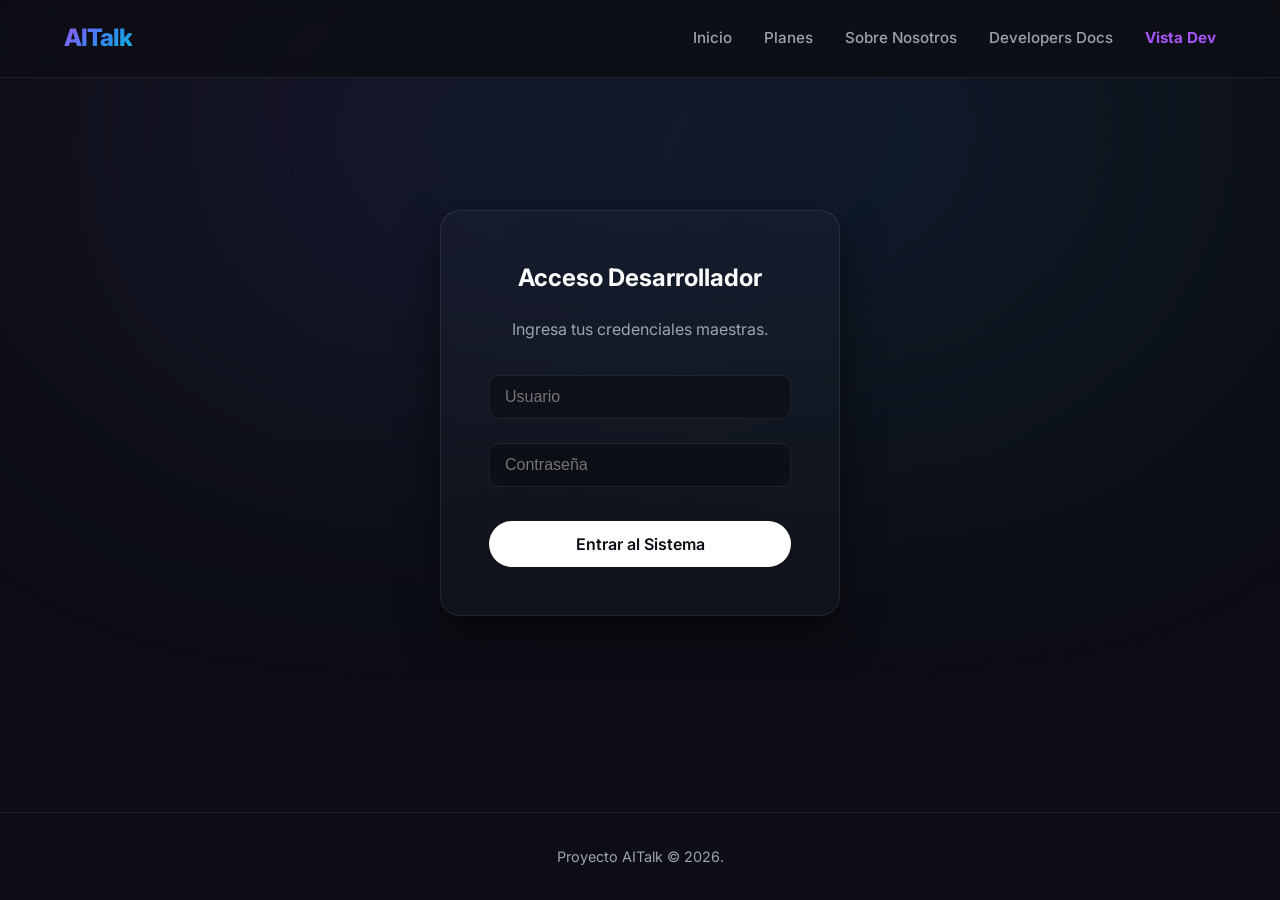
<file: login-dev.html>
<!DOCTYPE html>
<html lang="es">
<head>
    <meta charset="UTF-8">
    <meta name="viewport" content="width=device-width, initial-scale=1.0">
    <title>AITalk | Login Dev</title>
    <link rel="stylesheet" href="styles.css">
</head>
<body class="aitalk-theme">
    <div class="glow"></div>
    <nav class="navbar">
        <a href="index.html" class="logo">AITalk</a>
        <div class="nav-links">
            <a href="index.html">Inicio</a>
            <a href="planes.html">Planes</a>
            <a href="about.html">Sobre Nosotros</a>
            <a href="docs.html">Developers Docs</a>
            <a href="login-dev.html" class="active" style="color: #a855f7; font-weight: bold;">Vista Dev</a>
        </div>
    </nav>

    <main style="display: flex; justify-content: center; align-items: center; min-height: 70vh;">
        <div class="login-box">
            <h2 style="text-align: center; margin-bottom: 20px;">Acceso Desarrollador</h2>
            <p style="text-align: center; color: var(--ai-muted); margin-bottom: 2rem;">Ingresa tus credenciales maestras.</p>
            
            <input type="text" id="dev-user" placeholder="Usuario" class="login-input">
            <input type="password" id="dev-pass" placeholder="Contraseña" class="login-input">
            
            <button onclick="checkDevLogin()" class="btn btn-primary" style="width: 100%; margin-top: 10px;">Entrar al Sistema</button>
            <p id="login-error" style="color: #ff5555; text-align: center; margin-top: 15px; display: none;">Credenciales incorrectas.</p>
        </div>
    </main>
    <footer class="site-footer">Proyecto AITalk &copy; 2026.</footer>
    <script src="scripts.js"></script>
</body>
</html>
</file>
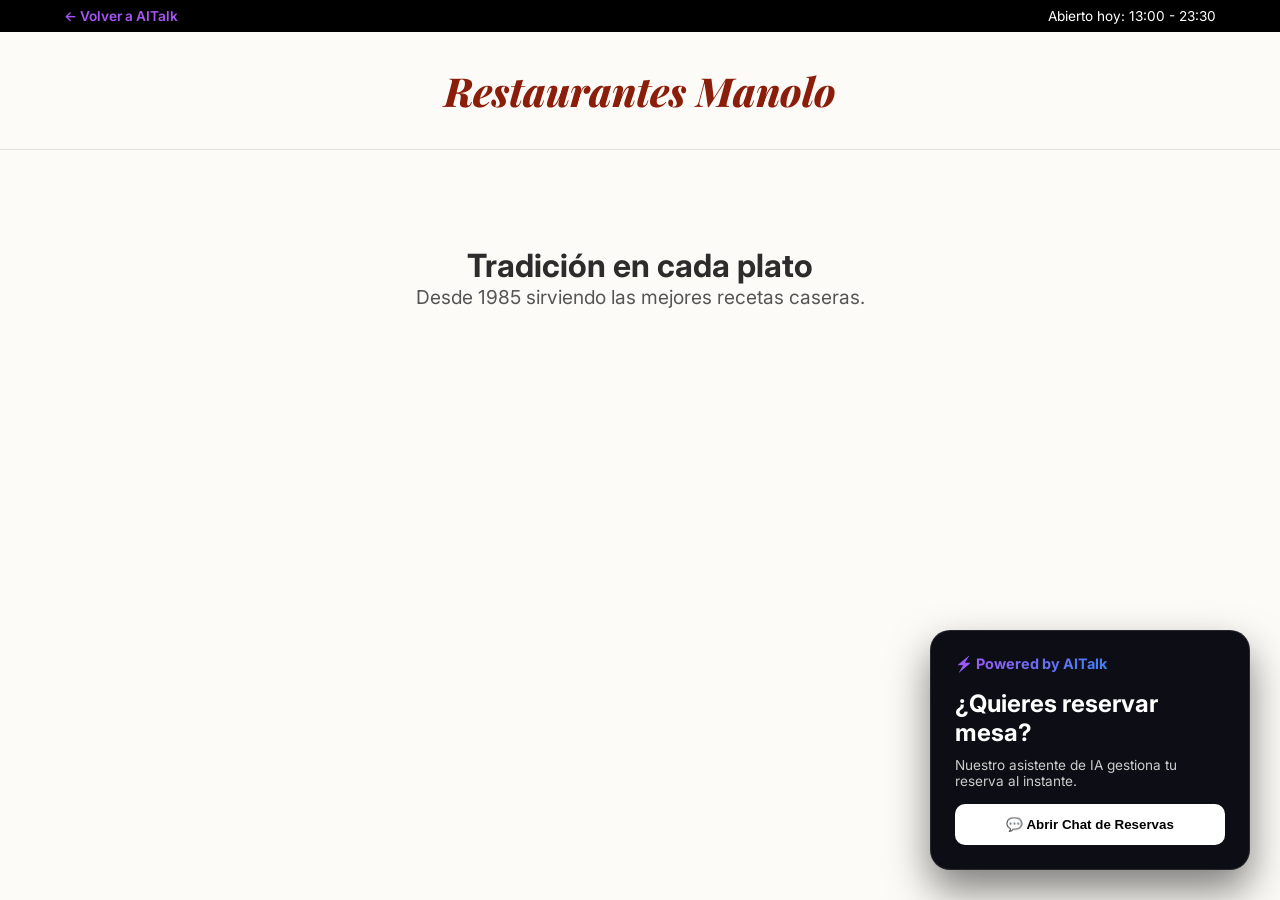
<file: manolo.html>
<!DOCTYPE html>
<html lang="es">
<head>
    <meta charset="UTF-8">
    <title>Restaurantes Manolo</title>
    <link rel="stylesheet" href="styles.css">
</head>
<body class="manolo-theme">
    <div class="back-bar">
        <a href="index.html">← Volver a AITalk</a>
        <span>Abierto hoy: 13:00 - 23:30</span>
    </div>
    <header style="padding: 2rem 5%; text-align: center; border-bottom: 1px solid rgba(0,0,0,0.1);">
        <div class="manolo-logo">Restaurantes Manolo</div>
    </header>
    <main class="manolo-hero" style="padding-bottom: 12rem;">
        <h1>Tradición en cada plato</h1>
        <p style="color: #555; font-size: 1.2rem;">Desde 1985 sirviendo las mejores recetas caseras.</p>
    </main>
    
    <div class="ai-widget">
        <div class="ai-widget-header"><span>⚡ Powered by AITalk</span></div>
        <h2 style="margin-bottom: 10px;">¿Quieres reservar mesa?</h2>
        <p style="font-size: 0.85rem; color: #ccc;">Nuestro asistente de IA gestiona tu reserva al instante.</p>
        <button class="ai-widget-btn">💬 Abrir Chat de Reservas</button>
    </div>
</body>
</html>
</file>
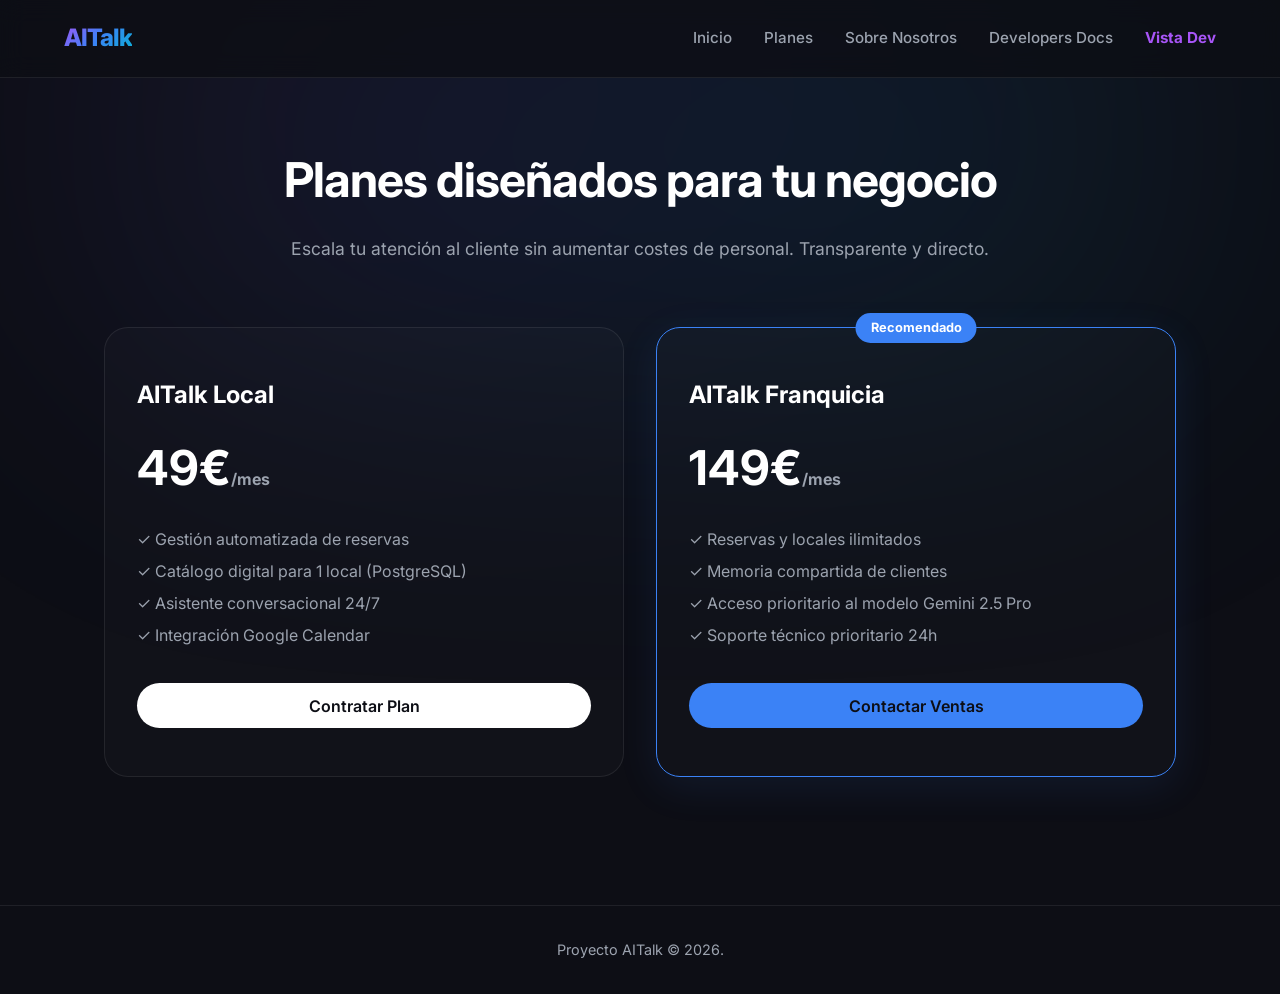
<file: planes.html>
<!DOCTYPE html>
<html lang="es">
<head>
    <meta charset="UTF-8">
    <meta name="viewport" content="width=device-width, initial-scale=1.0">
    <title>AITalk | Planes</title>
    <link rel="stylesheet" href="styles.css">
</head>
<body class="aitalk-theme">
    <div class="glow"></div>
    <nav class="navbar">
        <a href="index.html" class="logo">AITalk</a>
<div class="nav-links">
            <a href="index.html">Inicio</a>
            <a href="planes.html">Planes</a>
            <a href="about.html">Sobre Nosotros</a>
            <a href="docs.html">Developers Docs</a>
            <a href="login-dev.html" style="color: #a855f7; font-weight: bold;">Vista Dev</a>
        </div>
    </nav>

    <main>
        <div style="text-align: center; max-width: 800px; margin: 0 auto; margin-bottom: 4rem;">
            <h1 style="font-size: 3rem; letter-spacing: -1px;">Planes diseñados para tu negocio</h1>
            <p style="color: var(--ai-muted); font-size: 1.1rem; margin-top: 1rem;">Escala tu atención al cliente sin aumentar costes de personal. Transparente y directo.</p>
        </div>
        
        <div class="pricing-grid">
            <div class="pricing-card">
                <h2>AITalk Local</h2>
                <p style="font-size: 3rem; margin: 1rem 0; font-weight: bold; color: white;">49€<span style="font-size: 1rem; color: var(--ai-muted);">/mes</span></p>
                <ul style="list-style: none; color: var(--ai-muted); margin-bottom: 2rem; line-height: 2;">
                    <li>✓ Gestión automatizada de reservas</li>
                    <li>✓ Catálogo digital para 1 local (PostgreSQL)</li>
                    <li>✓ Asistente conversacional 24/7</li>
                    <li>✓ Integración Google Calendar</li>
                </ul>
                <button class="btn btn-primary" style="width: 100%; margin-top: auto;">Contratar Plan</button>
            </div>
            
            <div class="pricing-card highlight">
                <span style="position: absolute; top: -15px; left: 50%; transform: translateX(-50%); background: #3b82f6; padding: 5px 15px; border-radius: 20px; font-size: 0.8rem; font-weight: bold;">Recomendado</span>
                <h2>AITalk Franquicia</h2>
                <p style="font-size: 3rem; margin: 1rem 0; font-weight: bold; color: white;">149€<span style="font-size: 1rem; color: var(--ai-muted);">/mes</span></p>
                <ul style="list-style: none; color: var(--ai-muted); margin-bottom: 2rem; line-height: 2;">
                    <li>✓ Reservas y locales ilimitados</li>
                    <li>✓ Memoria compartida de clientes</li>
                    <li>✓ Acceso prioritario al modelo Gemini 2.5 Pro</li>
                    <li>✓ Soporte técnico prioritario 24h</li>
                </ul>
                <button class="btn btn-primary" style="width: 100%; background: #3b82f6; margin-top: auto;">Contactar Ventas</button>
            </div>
        </div>
    </main>

    <footer class="site-footer">Proyecto AITalk &copy; 2026.</footer>
</body>
</html>
</file>
<file: styles.css>
@import url('https://fonts.googleapis.com/css2?family=Inter:wght@300;400;500;600;800&family=Playfair+Display:ital,wght@0,600;0,800;1,600&family=Roboto+Mono:wght@400;500&family=Outfit:wght@800&display=swap');

/* ==========================================================================
   ÍNDICE DEL CSS PARA MANTENER LA CORDURA
   ==========================================================================
   1. VARIABLES GLOBALES Y RESET
   2. ESTILOS BASE Y COMPONENTES
   3. NAVEGACIÓN Y FOOTER
   4. PÁGINA: INICIO
   5. PÁGINA: PLANES
   6. PÁGINA: DEMO CHAT
   7. PÁGINA: DOCS DEVELOPERS
   8. TEMAS EXTERNOS 
   9. VISTA DESARROLLADOR
   ========================================================================== */


/* ==========================================================================
   1. VARIABLES GLOBALES Y RESET
   ========================================================================== */
* {
    margin: 0;
    padding: 0;
    box-sizing: border-box;
}

body {
    overflow-x: hidden; /* Evita el scroll horizontal */
}

:root {
    /* Paleta de colores AITalk */
    --ai-bg: #0d0e15; 
    --ai-surface: rgba(255, 255, 255, 0.02);
    --ai-border: rgba(255, 255, 255, 0.08); 
    --ai-text: #ffffff;
    --ai-muted: #9ca3af; 
    --ai-gradient: linear-gradient(135deg, #a855f7, #3b82f6, #06b6d4);
    
    /* Tipografías */
    --ai-font: 'Inter', sans-serif; 
    --ai-font-mono: 'Roboto Mono', monospace;
}


/* ==========================================================================
   2. ESTILOS BASE Y COMPONENTES GLOBALES
   ========================================================================== */
body.aitalk-theme {
    font-family: var(--ai-font);
    background-color: var(--ai-bg);
    color: var(--ai-text);
    line-height: 1.6;
    min-height: 100vh;
    display: flex;
    flex-direction: column;
}

/* Efecto de luz de fondo */
.glow {
    position: fixed;
    top: -10%;
    left: 50%;
    transform: translateX(-50%);
    width: 80vw;
    height: 50vh;
    background: var(--ai-gradient);
    filter: blur(150px);
    opacity: 0.12;
    z-index: -1;
    pointer-events: none; /* Permite hacer click a través de la luz */
}

/* Contenedor principal de todas las páginas */
main {
    flex: 1;
    padding: 4rem 5%;
    max-width: 1200px;
    margin: 0 auto;
    width: 100%;
    animation: fadeIn 0.5s ease;
}

@keyframes fadeIn {
    from { opacity: 0; transform: translateY(10px); }
    to { opacity: 1; transform: translateY(0); }
}

/* Componentes de texto y botones */
.text-gradient {
    background: var(--ai-gradient);
    -webkit-background-clip: text;
    -webkit-text-fill-color: transparent;
}

.btn {
    display: inline-block;
    padding: 0.8rem 2rem;
    border-radius: 50px;
    font-weight: 600;
    text-decoration: none;
    transition: transform 0.2s, box-shadow 0.2s;
    border: none;
    font-family: var(--ai-font);
    font-size: 1rem;
    cursor: pointer;
}

.btn-primary {
    background: var(--ai-text);
    color: var(--ai-bg);
}

.btn-primary:hover {
    transform: translateY(-2px);
    box-shadow: 0 10px 20px rgba(255, 255, 255, 0.15);
}


/* ==========================================================================
   3. NAVEGACIÓN Y FOOTER
   ========================================================================== */
.navbar {
    display: flex;
    justify-content: space-between;
    align-items: center;
    padding: 1.2rem 5%;
    backdrop-filter: blur(12px);
    background: rgba(13, 14, 21, 0.8);
    position: sticky;
    top: 0;
    z-index: 100;
    border-bottom: 1px solid var(--ai-border);
}

.logo {
    font-size: 1.5rem;
    font-weight: 800;
    letter-spacing: -1px;
    background: var(--ai-gradient);
    -webkit-background-clip: text;
    -webkit-text-fill-color: transparent;
    text-decoration: none;
}

.nav-links {
    display: flex;
    gap: 2rem;
}

.nav-links a {
    color: var(--ai-muted);
    text-decoration: none;
    font-size: 0.95rem;
    font-weight: 500;
    transition: color 0.3s;
}

.nav-links a:hover,
.nav-links a.active {
    color: var(--ai-text);
}

.site-footer {
    text-align: center;
    padding: 2rem;
    border-top: 1px solid var(--ai-border);
    margin-top: 4rem;
    color: var(--ai-muted);
    font-size: 0.9rem;
}


/* ==========================================================================
   4. PÁGINA: INICIO
   ========================================================================== */
.hero {
    text-align: center;
    padding: 2rem 0;
    max-width: 900px;
    margin: 0 auto;
}

.hero h1 {
    font-size: 4.5rem;
    font-weight: 800;
    margin-bottom: 1.5rem;
    line-height: 1.1;
    letter-spacing: -2px;
}

.hero p {
    font-size: 1.25rem;
    color: var(--ai-muted);
    margin-bottom: 2.5rem;
}

/* Filas de Características, tema del texto y lo visual */
.feature-row {
    display: flex;
    align-items: center;
    gap: 4rem;
    margin-top: 8rem;
}

.feature-row:nth-child(even) {
    flex-direction: row-reverse;
}

.feature-text {
    flex: 1;
}

.feature-text h3 {
    font-size: 2.5rem;
    margin-bottom: 1rem;
    letter-spacing: -1px;
}

.feature-text p {
    font-size: 1.1rem;
    color: var(--ai-muted);
}

.feature-visual {
    flex: 1;
    height: 350px;
    background: var(--ai-surface);
    border: 1px solid var(--ai-border);
    border-radius: 30px;
    display: flex;
    justify-content: center;
    align-items: center;
    position: relative;
}

/* Animación de la Burbuja de Chat */
.chat-anim {
    display: flex;
    flex-direction: column;
    gap: 15px;
    width: 70%;
}

.bubble {
    padding: 12px 18px;
    border-radius: 18px;
    font-size: 0.9rem;
    max-width: 90%;
    opacity: 0;
    animation: chatSequence 6s infinite;
}

.bubble.user {
    background: var(--ai-border);
    align-self: flex-end;
    border-bottom-right-radius: 4px;
    animation-delay: 0s;
}

.bubble.ai {
    background: rgba(168, 85, 247, 0.15);
    border: 1px solid rgba(168, 85, 247, 0.4);
    align-self: flex-start;
    border-bottom-left-radius: 4px;
    animation-delay: 1.5s;
}

@keyframes chatSequence {
    0%, 5% { opacity: 0; transform: translateY(10px); }
    10%, 80% { opacity: 1; transform: translateY(0); }
    90%, 100% { opacity: 0; transform: translateY(-10px); }
}

/* Animación para la cuadrícula del calendario */
.calendar-grid {
    display: grid;
    grid-template-columns: repeat(4, 1fr);
    gap: 12px;
    padding: 25px;
    background: rgba(0, 0, 0, 0.3);
    border-radius: 16px;
    border: 1px solid rgba(255, 255, 255, 0.05);
}

.cal-day {
    width: 45px;
    height: 45px;
    border-radius: 10px;
    background: rgba(255, 255, 255, 0.03);
}

.cal-day.booked {
    background: #3b82f6;
    animation: popIn 4s infinite;
}

.cal-day.booked:nth-child(3) { animation-delay: 0s; }
.cal-day.booked:nth-child(7) { animation-delay: 1.2s; }
.cal-day.booked:nth-child(10) { animation-delay: 2.4s; }

@keyframes popIn {
    0%, 100% { transform: scale(1); opacity: 0.3; }
    50% { transform: scale(1.1); opacity: 1; box-shadow: 0 0 20px rgba(59, 130, 246, 0.6); }
}

/* Animación de los Nodos de la Base de Datos */
.db-nodes {
    position: relative;
    width: 180px;
    height: 180px;
}

.node {
    position: absolute;
    width: 20px;
    height: 20px;
    background: #a855f7;
    border-radius: 50%;
}

.node.center {
    top: 50%;
    left: 50%;
    transform: translate(-50%, -50%);
    width: 45px;
    height: 45px;
    background: var(--ai-gradient);
    animation: pulseNode 2.5s infinite;
}

.node.n1 { top: 0; left: 50%; transform: translateX(-50%); opacity: 0.5; }
.node.n2 { bottom: 0; left: 50%; transform: translateX(-50%); opacity: 0.5; }
.node.n3 { top: 50%; left: 0; transform: translateY(-50%); opacity: 0.5; }
.node.n4 { top: 50%; right: 0; transform: translateY(-50%); opacity: 0.5; }

@keyframes pulseNode {
    0% { box-shadow: 0 0 0 0 rgba(168, 85, 247, 0.6); }
    70% { box-shadow: 0 0 0 25px rgba(168, 85, 247, 0); }
    100% { box-shadow: 0 0 0 0 rgba(168, 85, 247, 0); }
}

/* Sección: Clientes que usan AITalk */
.clients-section {
    margin-top: 8rem;
    text-align: center;
    border-top: 1px solid var(--ai-border);
    padding-top: 4rem;
}

.clients-grid {
    display: flex;
    justify-content: center;
    gap: 2rem;
    margin-top: 2rem;
    flex-wrap: wrap;
}

.client-card {
    background: var(--ai-surface);
    border: 1px solid var(--ai-border);
    padding: 2.5rem;
    border-radius: 16px;
    min-width: 280px;
    transition: all 0.3s ease;
    position: relative;
    overflow: hidden;
    text-decoration: none;
    display: block;
}

/* Etiqueta flotante al hacer hover en cliente */
.client-card::before {
    content: 'Ver Integración ↗';
    position: absolute;
    top: -40px;
    left: 50%;
    transform: translateX(-50%);
    background: var(--ai-gradient);
    color: white;
    font-size: 0.8rem;
    padding: 0.3rem 1rem;
    border-radius: 20px;
    transition: top 0.3s;
    font-weight: 600;
    white-space: nowrap;
}

.client-card:hover {
    transform: translateY(-5px);
}

.client-card:hover::before {
    top: 15px;
}

/* Colores específicos por cliente al hacer hover */
.client-card.manolo-card:hover { border-color: #ff9b9b; background: rgba(255, 155, 155, 0.05); }
.client-card.nova-card:hover { border-color: #ff5722; background: rgba(255, 87, 34, 0.05); }


/* ==========================================================================
   5. PÁGINA: PLANES
   ========================================================================== */
.pricing-grid {
    display: grid;
    grid-template-columns: repeat(auto-fit, minmax(300px, 1fr));
    gap: 2rem;
}

.pricing-card {
    background: var(--ai-surface);
    border: 1px solid var(--ai-border);
    border-radius: 24px;
    padding: 3rem 2rem;
    display: flex;
    flex-direction: column;
    transition: transform 0.3s;
}

.pricing-card:hover {
    transform: translateY(-5px);
}

.pricing-card.highlight {
    border-color: #3b82f6;
    box-shadow: 0 10px 40px rgba(59, 130, 246, 0.1);
    position: relative;
}


/* ==========================================================================
   6. PÁGINA: DEMO CHAT
   ========================================================================== */
.demo-container {
    max-width: 850px;
    margin: 0 auto;
    background: var(--ai-surface);
    border: 1px solid var(--ai-border);
    border-radius: 24px;
    height: 60vh;
    min-height: 500px;
    display: flex;
    flex-direction: column;
    overflow: hidden;
    box-shadow: 0 20px 40px rgba(0, 0, 0, 0.4);
}

.chat-area {
    flex: 1;
    padding: 2rem;
    overflow-y: auto;
    display: flex;
    flex-direction: column;
    gap: 1.5rem;
}

.message {
    max-width: 80%;
    padding: 1.2rem;
    border-radius: 18px;
    font-size: 0.95rem;
    line-height: 1.5;
}

.msg-ai {
    background: rgba(255, 255, 255, 0.03);
    color: var(--ai-text);
    align-self: flex-start;
    border: 1px solid var(--ai-border);
    border-bottom-left-radius: 4px;
}

.msg-user {
    background: var(--ai-border);
    color: var(--ai-text);
    align-self: flex-end;
    border-bottom-right-radius: 4px;
}

.input-area {
    padding: 1.5rem;
    background: rgba(0, 0, 0, 0.2);
    border-top: 1px solid var(--ai-border);
}

.input-wrapper {
    display: flex;
    background: rgba(255, 255, 255, 0.05);
    border: 1px solid var(--ai-border);
    border-radius: 16px;
    padding: 0.5rem 0.5rem 0.5rem 1rem;
    align-items: center;
}

.input-wrapper input {
    flex: 1;
    background: transparent;
    border: none;
    color: white;
    padding: 0.8rem;
    font-size: 1rem;
    outline: none;
}


/* ==========================================================================
   7. PÁGINA: DOCS DEVELOPERS
   ========================================================================== */
   .docs-layout {
    display: flex;
    gap: 3rem;
    align-items: flex-start;
}

/* --- Menú Lateral --- */
.docs-sidebar {
    width: 250px;
    position: sticky;
    top: 100px;
}

.docs-sidebar ul {
    list-style: none !important;
    padding-left: 0 !important;
}

.docs-sidebar li {
    margin-bottom: 1rem;
}

.docs-sidebar a {
    color: var(--ai-muted);
    text-decoration: none;
    font-size: 0.95rem;
    transition: color 0.2s;
    display: block;
    padding: 4px 8px;
    border-radius: 6px;
    cursor: pointer;
}

.docs-sidebar a:hover,
.docs-sidebar a.active {
    color: var(--ai-text);
    background: rgba(255, 255, 255, 0.05);
}

.docs-sidebar .group-title {
    font-size: 0.8rem;
    text-transform: uppercase;
    letter-spacing: 1px;
    color: #666;
    margin: 2rem 0 1rem;
    font-weight: 800;
    padding-left: 8px;
}

/* --- Área principal de Documentación --- */
.docs-content {
    flex: 1;
}

.doc-pane {
    display: none;
    animation: fadeIn 0.3s forwards;
}

.doc-pane.active {
    display: block;
}

/* Títulos */
.doc-pane h2 {
    font-size: 2.2rem;
    font-weight: 800;
    color: #ffffff;
    margin-bottom: 1rem;
    letter-spacing: -0.5px;
}

.doc-pane h3 {
    font-size: 1.4rem;
    font-weight: 800;
    color: #ffffff;
    margin: 2.5rem 0 1.2rem;
}

/* Párrafos base */
.doc-pane p {
    color: var(--ai-muted);
    line-height: 1.7;
    font-size: 1.05rem;
    margin-bottom: 1.5rem;
}

/* Para anular los márgenes por defecto del navegador */
.doc-pane ul,
.doc-pane ol {
    list-style: none !important; 
    padding-left: 0 !important;
    margin-left: 0 !important;
    margin-bottom: 2rem;
}

/* =========================================
   REGLAS COMUNES PARA TODAS LAS LISTAS
   ========================================= */
.doc-pane ul li,
.doc-pane ol li {
    position: relative;
    margin-bottom: 1.5rem;
    color: var(--ai-muted); /* TODO EL TEXTO BASE EN GRIS */
    font-size: 1.05rem;
    line-height: 1.7;
}

/* Las palabras en negrita se vuelven BLANCAS */
.doc-pane ul li strong,
.doc-pane ol li strong {
    color: #ffffff;
    font-weight: 700;
}

/* Las palabras en cursiva se vuelven BLANCAS */
.doc-pane ul li em,
.doc-pane ol li em {
    color: #ffffff;
    font-style: italic;
}


/* =========================================
   1. LISTAS CON VIÑETAS
   ========================================= */
.doc-pane ul li {
    padding-left: 1.2rem; /* Espacio para el punto */
}

/* Dibuja el punto manualmente alineado a la izquierda */
.doc-pane ul li::before {
    content: "•"; 
    position: absolute;
    left: 0;
    top: 0;
    color: var(--ai-text); /* Punto blanco/claro */
    font-weight: bold;
}


/* =========================================
   2. LISTAS NUMERADAS (Google Calendar)
   ========================================= */
.doc-pane ol {
    counter-reset: doc-counter; /* Inicia un contador interno CSS */
}

.doc-pane ol li {
    counter-increment: doc-counter; /* Suma 1 por cada elemento */
    padding-left: 1.5rem; /* Espacio exacto entre el número y el texto */
}

/* Dibujamos el número exactamente en la coordenada 0 */
.doc-pane ol li::before {
    content: counter(doc-counter) "."; 
    position: absolute;
    left: 0;
    top: 0;
    color: #ffffff; /* El número en blanco para que destaque levemente */
    font-weight: 600;
}

/* --- Bloque de Código SQL --- */
.doc-code.sql-block {
    background: #09090b;
    border: 1px solid rgba(255, 255, 255, 0.05);
    font-family: var(--ai-font-mono);
    font-size: 0.95rem;
    line-height: 1.8;
    padding: 1.5rem;
    border-radius: 8px;
    margin-bottom: 1.5rem;
    overflow-x: auto;
}

.sql-comment { color: #a78bfa; } 
.sql-keyword { color: #c084fc; font-weight: 500; } 
.sql-variable { color: #e879f9; } 

/* --- Grid de Tarjetas Iniciales --- */
.docs-grid {
    display: grid;
    grid-template-columns: repeat(auto-fit, minmax(300px, 1fr));
    gap: 1.5rem;
}

.docs-card {
    border: 1px solid var(--ai-border);
    background: var(--ai-surface);
    border-radius: 12px;
    padding: 1rem 1.2rem;
    transition: background 0.2s;
    cursor: pointer;
}

.docs-card:hover {
    background: rgba(255, 255, 255, 0.05);
}

.docs-icon {
    font-family: var(--ai-font-mono);
    color: #a855f7;
    margin-bottom: 0.3rem;
    font-size: 1.2rem;
    display: inline-block;
}

.docs-card h3 {
    margin-bottom: 0.4rem;
    font-size: 1.2rem;
}

.docs-card p {
    color: var(--ai-muted);
    font-size: 0.95rem;
    line-height: 1.6;
    margin-bottom: 0; /* Anula el margin general de 'p' dentro de la tarjeta */
}


/* ==========================================================================
   8. TEMAS EXTERNOS
   ========================================================================== */

/* --- tema de Restaurantes Manolo --- */
body.manolo-theme {
    background-color: #FDFBF7;
    color: #2C2C2C;
    font-family: 'Inter', sans-serif;
    min-height: 100vh;
    padding-bottom: 5rem;
}

.manolo-logo {
    font-family: 'Playfair Display', serif;
    font-size: 2.5rem;
    color: #8B1E0B;
    font-weight: 800;
    font-style: italic;
}

.manolo-hero {
    text-align: center;
    padding: 6rem 5%;
    background: url('https://www.transparenttextures.com/patterns/cream-paper.png');
}

/* Widget flotante de AITalk dentro de los clientes */
.ai-widget {
    position: fixed;
    bottom: 30px;
    right: 30px;
    background: #0d0e15;
    border-radius: 20px;
    padding: 1.5rem;
    width: 320px;
    box-shadow: 0 20px 40px rgba(0, 0, 0, 0.5);
    z-index: 1000;
    color: white;
    border: 1px solid rgba(255, 255, 255, 0.1);
}

.ai-widget-header {
    display: flex;
    align-items: center;
    gap: 10px;
    margin-bottom: 1rem;
    font-weight: bold;
    font-size: 0.9rem;
}

.ai-widget-header span {
    background: linear-gradient(135deg, #a855f7, #3b82f6);
    -webkit-background-clip: text;
    -webkit-text-fill-color: transparent;
}

.ai-widget-btn {
    background: white;
    color: black;
    border: none;
    padding: 0.8rem;
    width: 100%;
    border-radius: 10px;
    font-weight: 600;
    cursor: pointer;
    transition: 0.2s;
    margin-top: 15px;
}

.ai-widget-btn:hover {
    background: #e5e7eb;
}

/* Barra superior para volver al proyecto AITalk */
.back-bar {
    background: #000;
    color: white;
    padding: 0.5rem 5%;
    font-size: 0.85rem;
    display: flex;
    justify-content: space-between;
}

.back-bar a {
    color: #a855f7;
    text-decoration: none;
    font-weight: 600;
}

/* ==========================================================================
   VISTA DESARROLLADOR 
   ========================================================================== */
   .login-box {
    background: var(--ai-surface);
    border: 1px solid var(--ai-border);
    padding: 3rem;
    border-radius: 20px;
    width: 100%;
    max-width: 400px;
    box-shadow: 0 20px 40px rgba(0,0,0,0.5);
}

.login-input {
    width: 100%;
    padding: 12px 15px;
    margin-bottom: 1.5rem;
    border-radius: 10px;
    border: 1px solid var(--ai-border);
    background: rgba(0, 0, 0, 0.3);
    color: white;
    font-size: 1rem;
    outline: none;
    transition: border 0.3s;
}

.login-input:focus {
    border-color: #a855f7;
}

.table-container {
    background: var(--ai-surface);
    border: 1px solid var(--ai-border);
    border-radius: 20px;
    overflow: hidden;
    box-shadow: 0 10px 30px rgba(0,0,0,0.3);
}

.dev-table {
    width: 100%;
    border-collapse: collapse;
    text-align: left;
}

.dev-table th {
    background: rgba(255, 255, 255, 0.05);
    padding: 1.2rem;
    font-weight: 600;
    color: var(--ai-muted);
    font-size: 0.9rem;
    text-transform: uppercase;
    letter-spacing: 1px;
    border-bottom: 1px solid var(--ai-border);
}

.dev-table td {
    padding: 1.2rem;
    border-bottom: 1px solid var(--ai-border);
    color: #e5e7eb;
    vertical-align: top;
}

.dev-table tbody tr {
    transition: background 0.2s;
}

.dev-table tbody tr:hover {
    background: rgba(168, 85, 247, 0.1);
}

.badge-personas {
    background: #3b82f6;
    color: white;
    padding: 4px 12px;
    border-radius: 20px;
    font-weight: bold;
    font-size: 0.9rem;
}

.badge-status {
    background: rgba(16, 185, 129, 0.2);
    color: #10b981;
    border: 1px solid #10b981;
    padding: 4px 12px;
    border-radius: 20px;
    font-size: 0.85rem;
}
</file>
